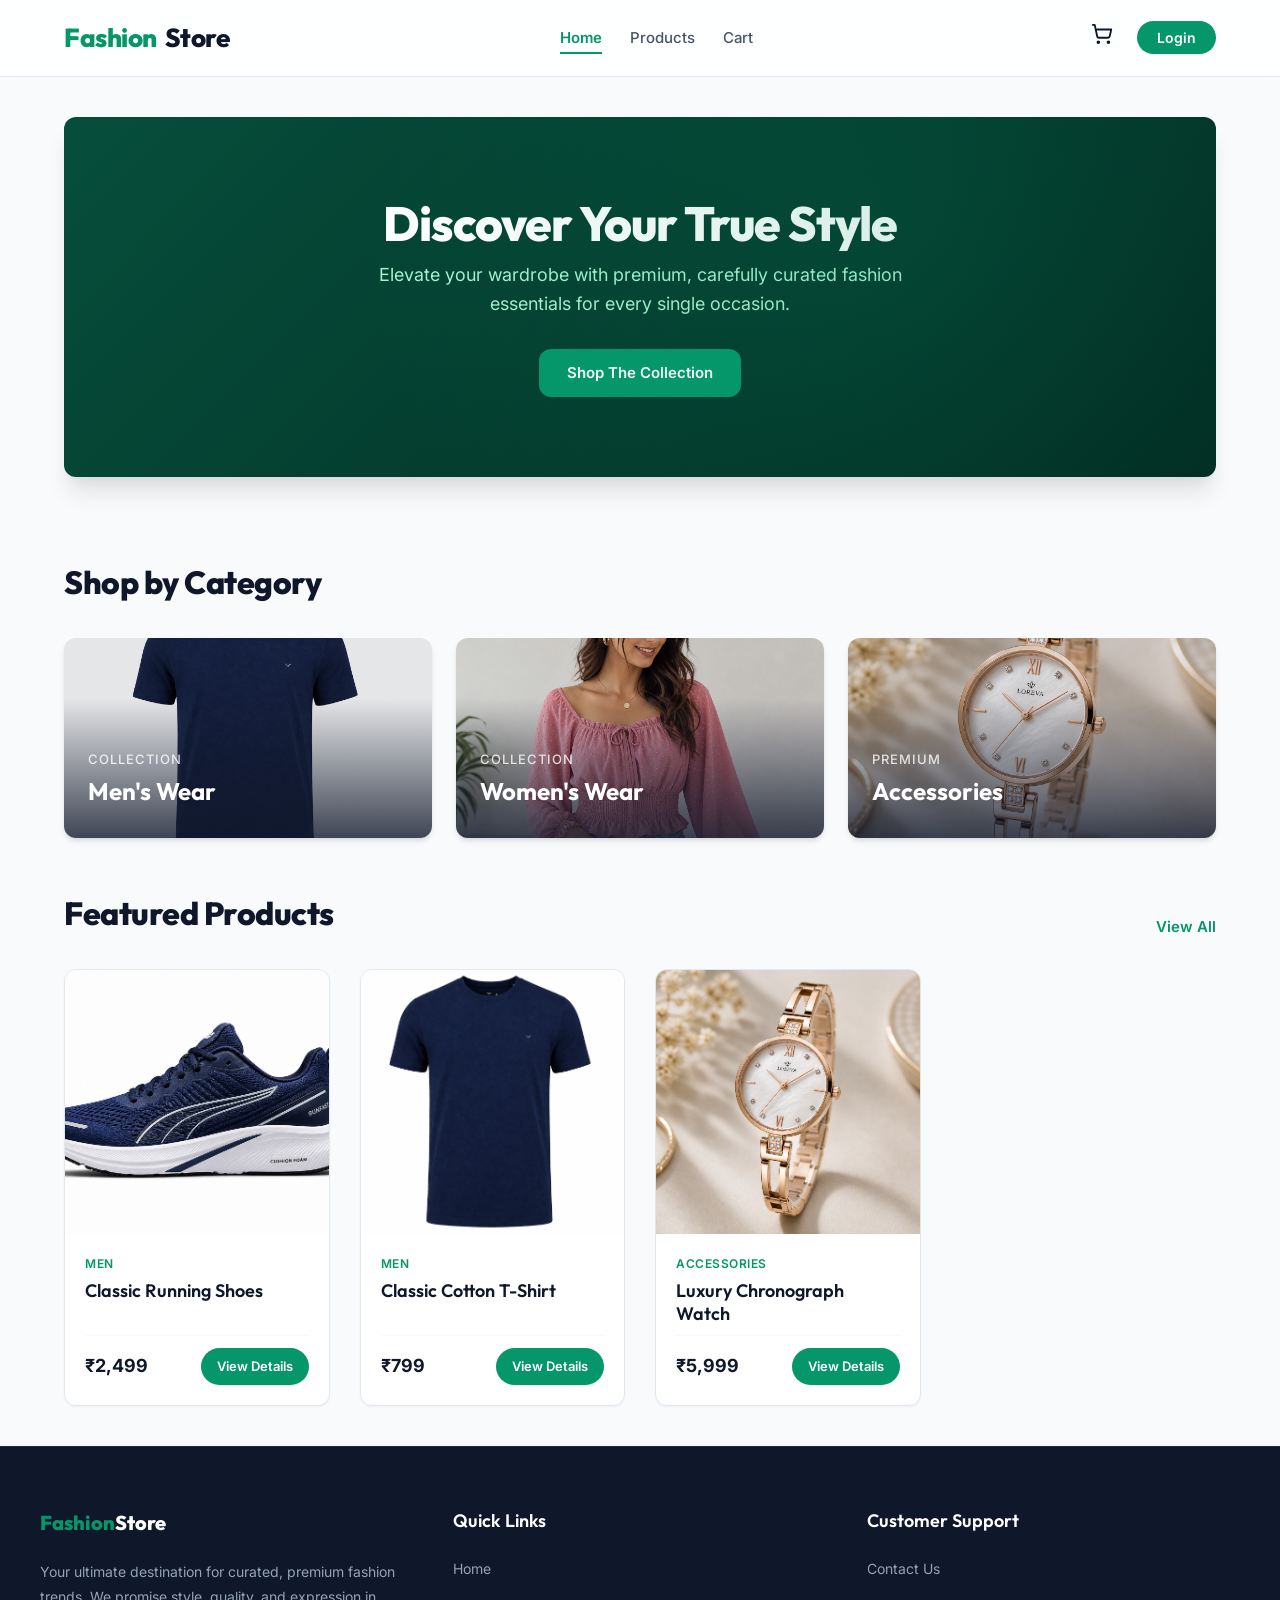
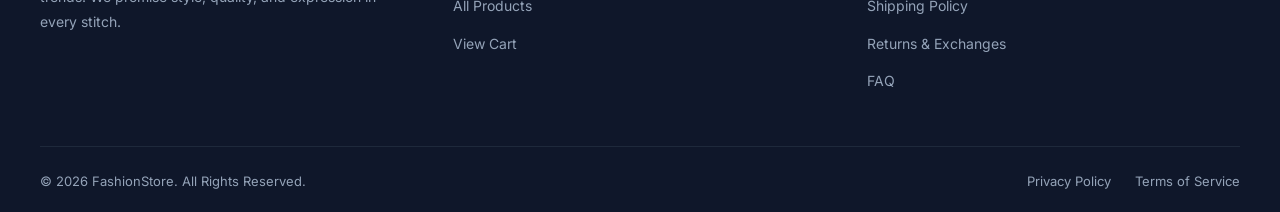
<file: docs/index.html>
<!DOCTYPE html>
<html lang="en">
<head>
    <meta charset="UTF-8">
    <meta name="viewport" content="width=device-width, initial-scale=1.0">
    <meta name="description" content="FashionStore - Discover premium clothes, shoes, and accessories. Experience high-end fashion design.">
    <title>FashionStore - Discover Your Style</title>
    <link rel="stylesheet" href="assets/css/style.css">
    <link rel="stylesheet" href="assets/css/products.css">
</head>
<body>

    <!-- GLOBAL NAVBAR -->
    <header id="global-header"></header>

    <!-- HERO SECTION -->
    <div class="container" style="padding-bottom: 0;">
        <section class="hero fade-in">
            <h1>Discover Your True Style</h1>
            <p>Elevate your wardrobe with premium, carefully curated fashion essentials for every single occasion.</p>
            <a href="products.html" class="btn">Shop The Collection</a>
        </section>
    </div>

    <!-- CATEGORIES STRIP -->
    <main class="container">
        <section class="section-title-row">
            <h2>Shop by Category</h2>
        </section>
        
        <div class="category-strip">
            <div class="category-card" onclick="window.location.href='products.html?category=1'">
                <img src="assets/images/tshirts.jpg.png" alt="Men's Fashion">
                <div class="category-content">
                    <span>Collection</span>
                    <h3>Men's Wear</h3>
                </div>
            </div>
            
            <div class="category-card" onclick="window.location.href='products.html?category=2'">
                <img src="assets/images/womendress.jpg.png" alt="Women's Fashion">
                <div class="category-content">
                    <span>Collection</span>
                    <h3>Women's Wear</h3>
                </div>
            </div>

            <div class="category-card" onclick="window.location.href='products.html?category=3'">
                <img src="assets/images/watch.jpg.png" alt="Accessories">
                <div class="category-content">
                    <span>Premium</span>
                    <h3>Accessories</h3>
                </div>
            </div>
        </div>

        <!-- FEATURED PRODUCTS -->
        <section class="section-title-row">
            <h2>Featured Products</h2>
            <a href="products.html">View All</a>
        </section>

        <div class="product-grid" id="featured-products-grid">
            <!-- Dynamically Loaded -->
        </div>
    </main>

    <!-- GLOBAL FOOTER -->
    <footer id="global-footer"></footer>

    <!-- SCRIPTS -->
    <script src="assets/js/db.js"></script>
    <script src="assets/js/app.js"></script>
    <script>
        // Load featured products dynamically
        document.addEventListener("DOMContentLoaded", () => {
            const grid = document.getElementById("featured-products-grid");
            if (!grid) return;

            const products = getProducts().slice(0, 3); // Get first 3 products
            
            if (products.length === 0) {
                grid.innerHTML = "<p>No products available.</p>";
                return;
            }

            grid.innerHTML = products.map(p => {
                const categories = getCategories();
                const categoryName = categories.find(c => c.id === p.categoryId)?.name || "Fashion";

                return `
                    <div class="card product-card fade-in">
                        <div class="product-img-wrapper">
                            <img src="${p.imageUrl}" alt="${p.productName}">
                        </div>
                        <div class="product-details-box">
                            <span class="product-category">${categoryName}</span>
                            <h3 class="product-title">${p.productName}</h3>
                            <div class="product-price-row">
                                <span class="product-price">₹${p.price.toLocaleString("en-IN")}</span>
                                <a href="product-details.html?id=${p.productId}" class="btn product-view-btn">View Details</a>
                            </div>
                        </div>
                    </div>
                `;
            }).join("");
        });
    </script>
</body>
</html>
</file>
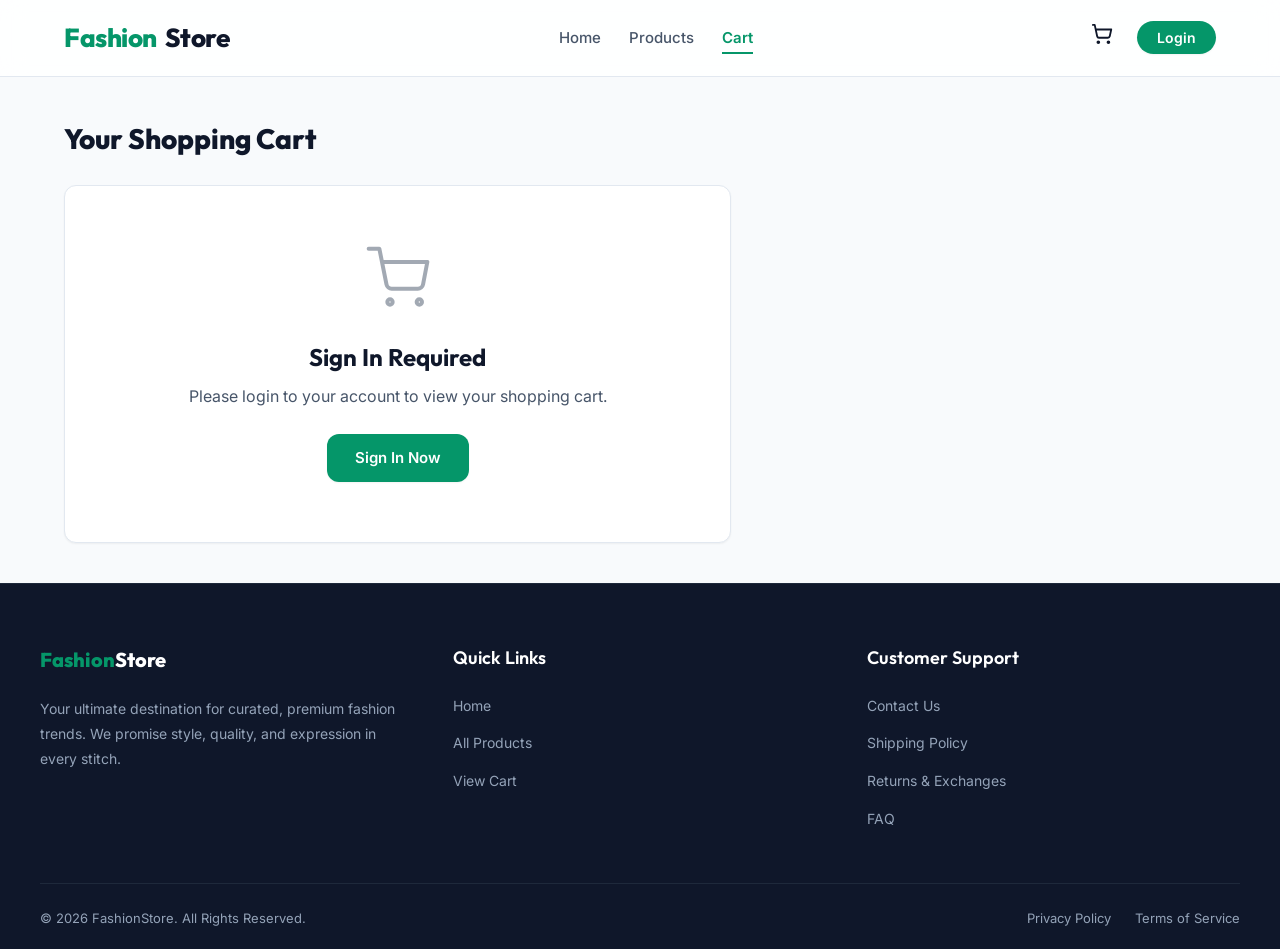
<file: docs/cart.html>
<!DOCTYPE html>
<html lang="en">
<head>
    <meta charset="UTF-8">
    <meta name="viewport" content="width=device-width, initial-scale=1.0">
    <title>Shopping Cart - FashionStore</title>
    <link rel="stylesheet" href="assets/css/style.css">
    <link rel="stylesheet" href="assets/css/cart.css">
</head>
<body>

    <!-- GLOBAL NAVBAR -->
    <header id="global-header"></header>

    <!-- SHOPPING CART CONTAINER -->
    <main class="container">
        <h1 class="cart-title">Your Shopping Cart</h1>
        
        <div class="cart-layout">
            <!-- Left Side: Items List -->
            <div class="cart-items-section" id="cart-items-list-container">
                <!-- Loaded dynamically -->
            </div>

            <!-- Right Side: Order Summary Panel -->
            <div class="cart-summary-section" id="cart-summary-container">
                <!-- Loaded dynamically -->
            </div>
        </div>
    </main>

    <!-- GLOBAL FOOTER -->
    <footer id="global-footer"></footer>

    <!-- SCRIPTS -->
    <script src="assets/js/db.js"></script>
    <script src="assets/js/app.js"></script>
    <script src="assets/js/cart.js"></script>
</body>
</html>
</file>
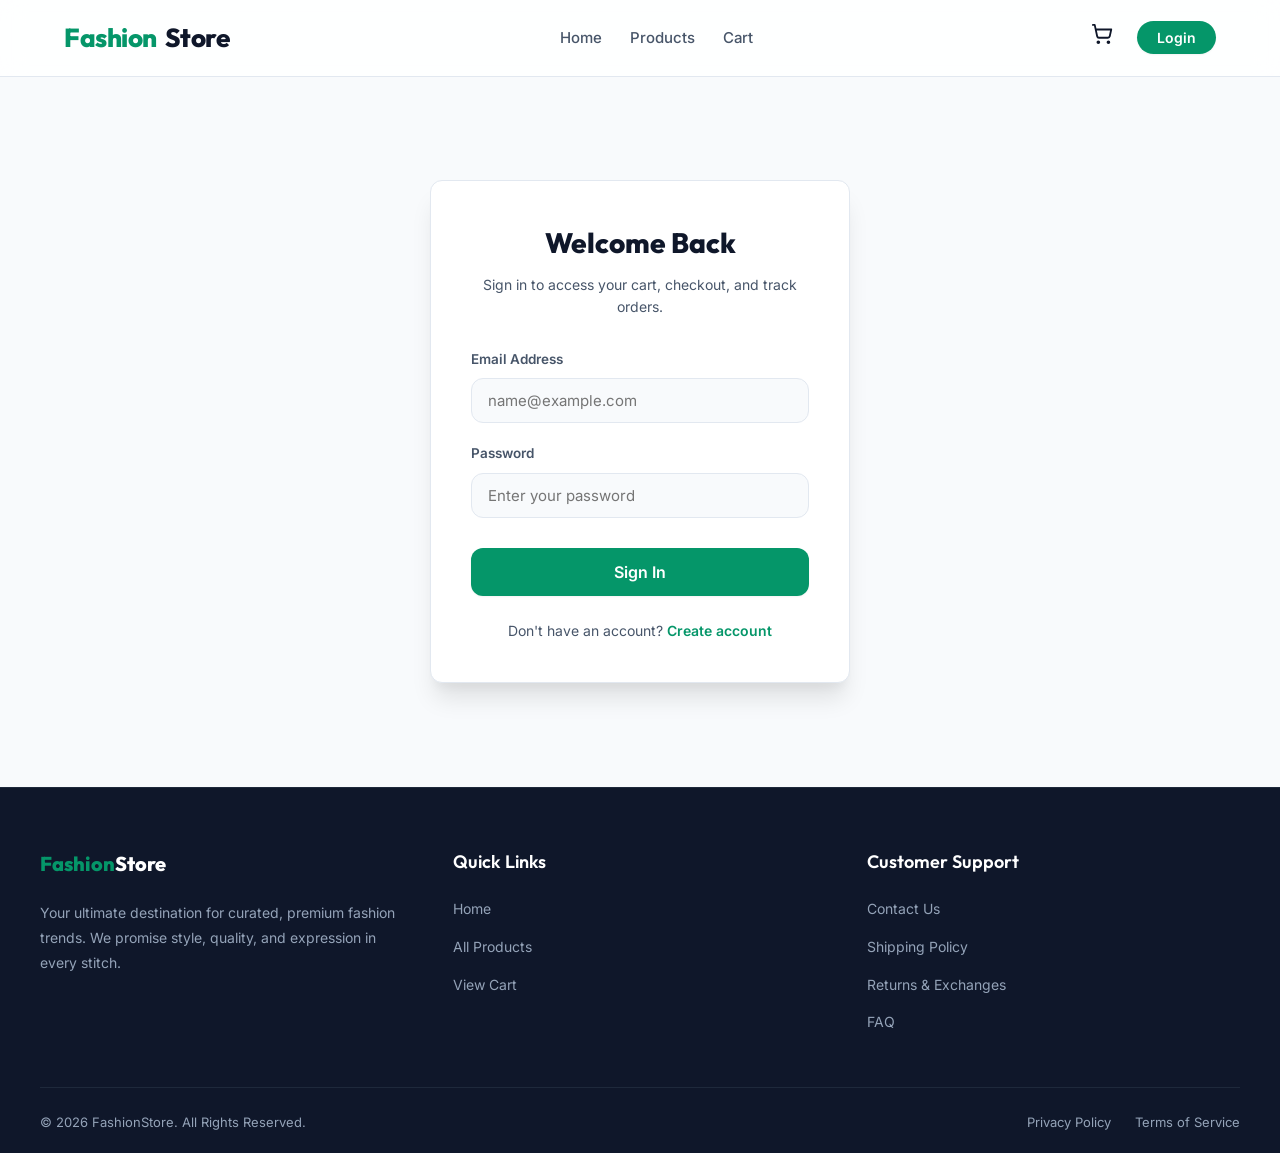
<file: docs/checkout.html>
<!DOCTYPE html>
<html lang="en">
<head>
    <meta charset="UTF-8">
    <meta name="viewport" content="width=device-width, initial-scale=1.0">
    <title>Checkout - FashionStore</title>
    <link rel="stylesheet" href="assets/css/style.css">
    <link rel="stylesheet" href="assets/css/checkout.css">
</head>
<body>

    <!-- GLOBAL NAVBAR -->
    <header id="global-header"></header>

    <!-- CHECKOUT MAIN GRID -->
    <main class="container">
        <div class="checkout-layout">
            
            <!-- Left Side: Order Items Summary -->
            <div class="checkout-left-column">
                <h2 class="checkout-section-title">Review Items</h2>
                <div class="checkout-box">
                    <div class="checkout-items-list" id="checkout-items-list">
                        <!-- Loaded dynamically -->
                    </div>
                </div>
            </div>

            <!-- Right Side: Address, Payment & Total -->
            <div class="checkout-right-column">
                <h2 class="checkout-section-title">Order Details</h2>
                
                <form class="checkout-form" id="checkout-form-submit">
                    <!-- Delivery Address -->
                    <div class="checkout-box">
                        <div class="form-group" style="margin-bottom: 0;">
                            <label for="deliveryAddress">Delivery Address</label>
                            <textarea id="deliveryAddress" required placeholder="Enter full delivery address here..."></textarea>
                        </div>
                    </div>

                    <!-- Payment Method -->
                    <div class="checkout-box">
                        <div class="form-group" style="margin-bottom: 0;">
                            <label for="paymentMethod">Payment Method</label>
                            <select id="paymentMethod" required>
                                <option value="COD">Cash On Delivery (COD)</option>
                                <option value="UPI">UPI / Digital Wallet</option>
                                <option value="CARD">Credit / Debit Card</option>
                            </select>
                        </div>
                    </div>

                    <!-- Cost Summary rows -->
                    <div class="checkout-box">
                        <h3 style="font-family: var(--font-heading); font-size:16px; margin-bottom:15px; text-transform:uppercase; letter-spacing:0.5px; color:var(--dark-muted)">Price Breakdown</h3>
                        <div id="checkout-summary-rows">
                            <!-- Loaded dynamically -->
                        </div>
                    </div>

                    <button type="submit" class="btn summary-btn">Place Order</button>
                </form>
            </div>
            
        </div>
    </main>

    <!-- GLOBAL FOOTER -->
    <footer id="global-footer"></footer>

    <!-- SCRIPTS -->
    <script src="assets/js/db.js"></script>
    <script src="assets/js/app.js"></script>
    <script src="assets/js/checkout.js"></script>
</body>
</html>
</file>
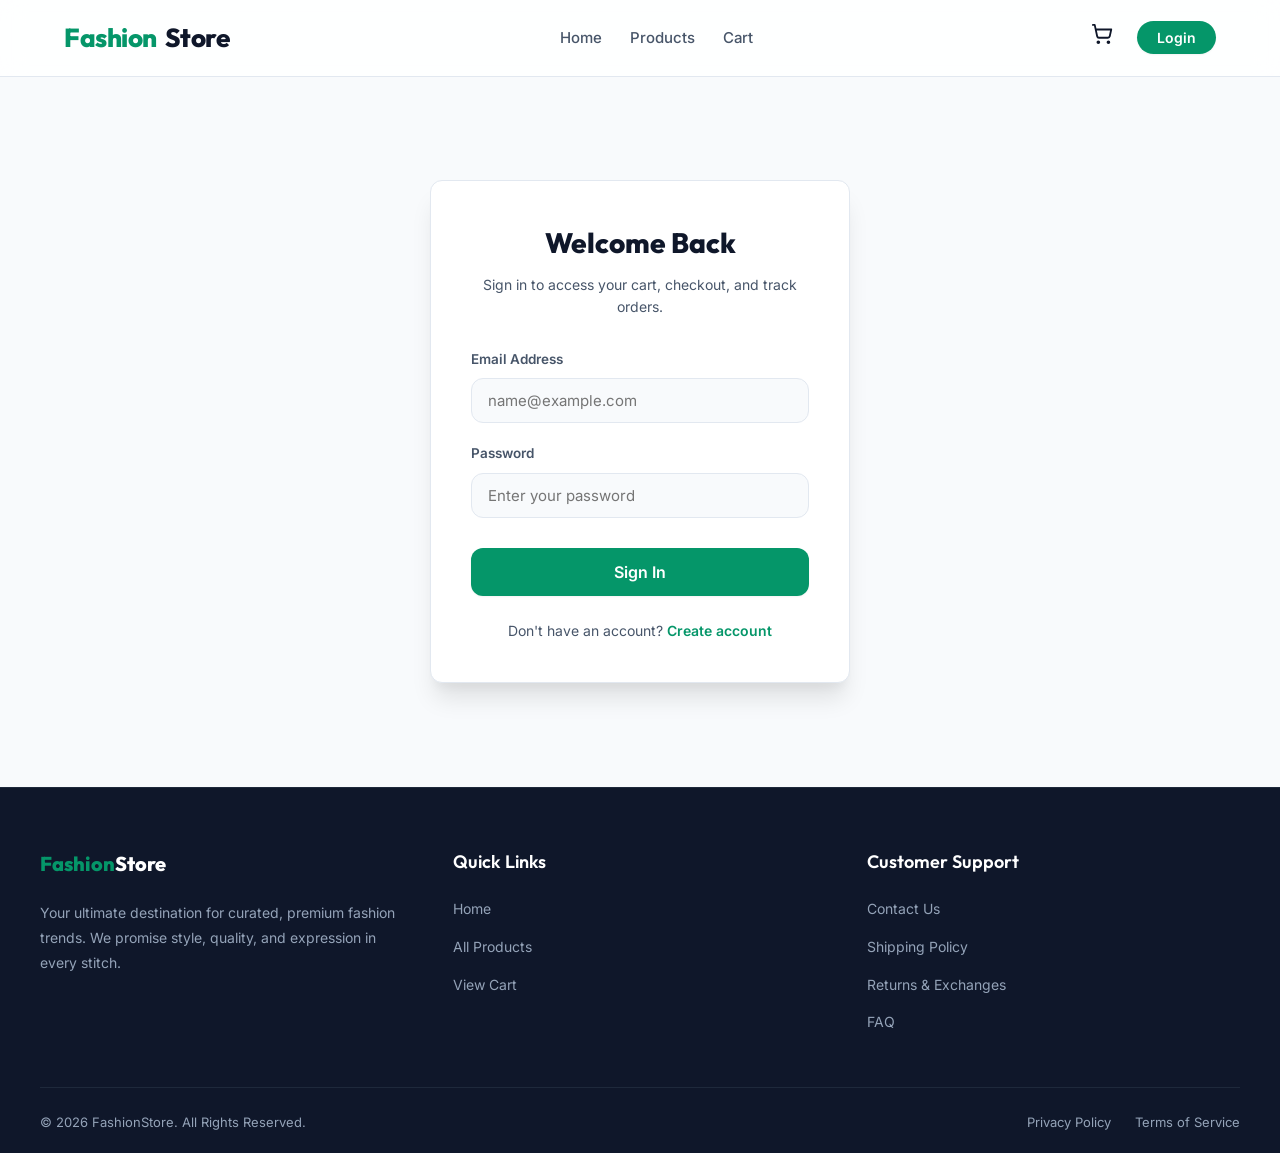
<file: docs/login.html>
<!DOCTYPE html>
<html lang="en">
<head>
    <meta charset="UTF-8">
    <meta name="viewport" content="width=device-width, initial-scale=1.0">
    <title>Login - FashionStore</title>
    <link rel="stylesheet" href="assets/css/style.css">
    <link rel="stylesheet" href="assets/css/auth.css">
</head>
<body>

    <!-- GLOBAL NAVBAR -->
    <header id="global-header"></header>

    <!-- AUTHENTICATION SECTION -->
    <main class="container">
        <section class="auth-section fade-in">
            <div class="auth-card">
                <h2>Welcome Back</h2>
                <p class="auth-subtitle">Sign in to access your cart, checkout, and track orders.</p>

                <!-- Error Container -->
                <div class="auth-error" id="auth-error"></div>

                <form id="login-form">
                    <div class="form-group">
                        <label for="email">Email Address</label>
                        <input type="email" id="email" required placeholder="name@example.com">
                    </div>

                    <div class="form-group">
                        <label for="password">Password</label>
                        <input type="password" id="password" required placeholder="Enter your password">
                    </div>

                    <button type="submit" class="btn auth-btn">Sign In</button>

                    <div class="auth-link">
                        <p>Don't have an account? <a href="register.html">Create account</a></p>
                    </div>
                </form>
            </div>
        </section>
    </main>

    <!-- GLOBAL FOOTER -->
    <footer id="global-footer"></footer>

    <!-- SCRIPTS -->
    <script src="assets/js/db.js"></script>
    <script src="assets/js/app.js"></script>
    <script src="assets/js/auth.js"></script>
</body>
</html>
</file>
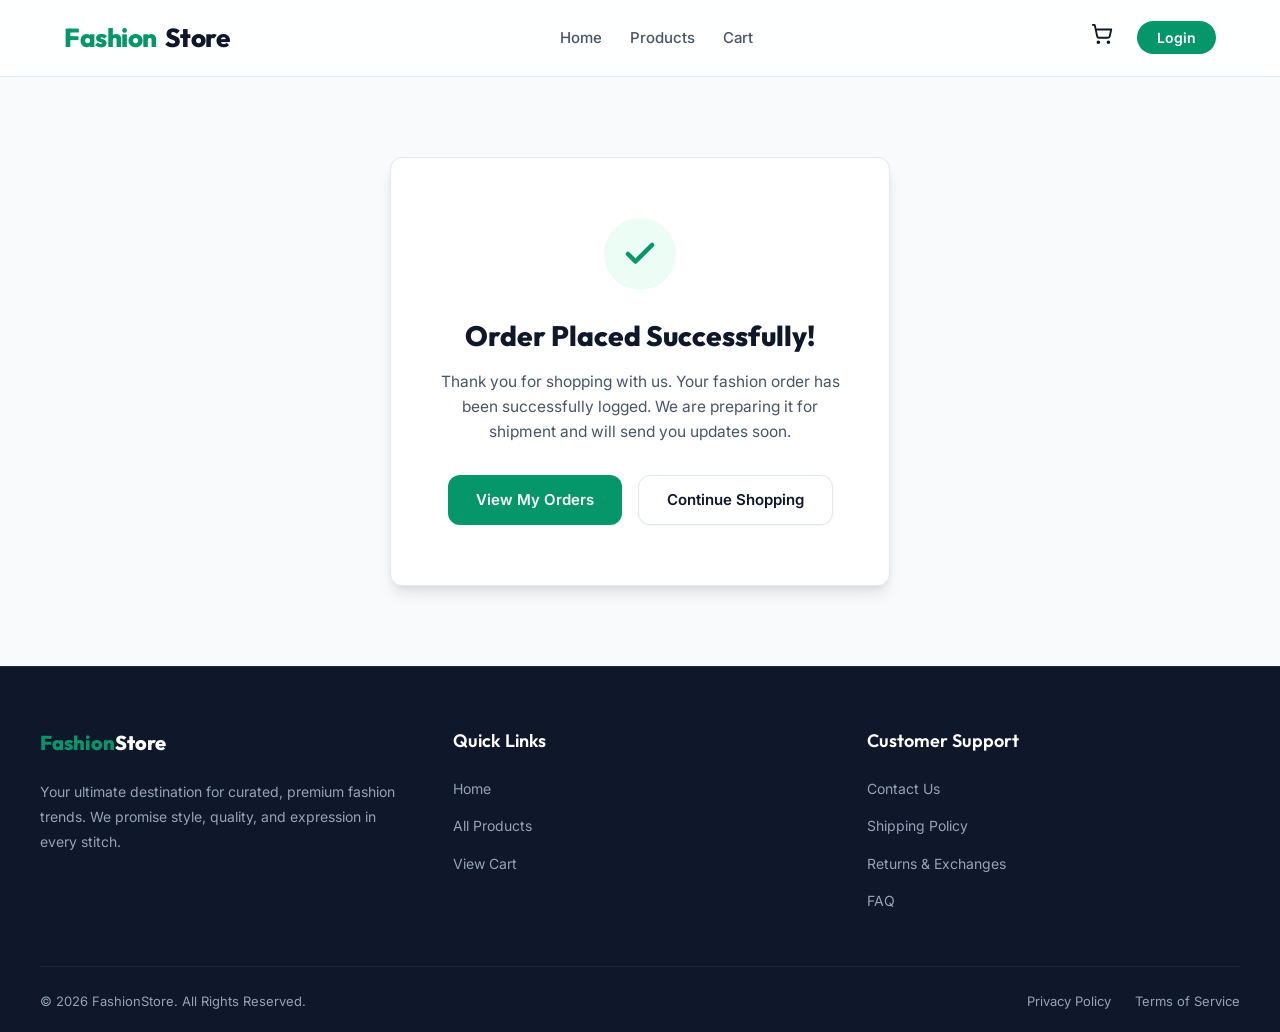
<file: docs/order-success.html>
<!DOCTYPE html>
<html lang="en">
<head>
    <meta charset="UTF-8">
    <meta name="viewport" content="width=device-width, initial-scale=1.0">
    <title>Order Confirmed - FashionStore</title>
    <link rel="stylesheet" href="assets/css/style.css">
    <link rel="stylesheet" href="assets/css/checkout.css">
</head>
<body>

    <!-- GLOBAL NAVBAR -->
    <header id="global-header"></header>

    <!-- SUCCESS SCREEN CONTAINER -->
    <main class="container">
        <div class="success-card">
            <div class="success-icon">
                <svg xmlns="http://www.w3.org/2000/svg" width="36" height="36" viewBox="0 0 24 24" fill="none" stroke="currentColor" stroke-width="3" stroke-linecap="round" stroke-linejoin="round"><polyline points="20 6 9 17 4 12"/></svg>
            </div>
            <h2>Order Placed Successfully!</h2>
            <p>Thank you for shopping with us. Your fashion order has been successfully logged. We are preparing it for shipment and will send you updates soon.</p>
            
            <div class="success-actions">
                <a href="orders.html" class="btn">View My Orders</a>
                <a href="products.html" class="btn btn-secondary">Continue Shopping</a>
            </div>
        </div>
    </main>

    <!-- GLOBAL FOOTER -->
    <footer id="global-footer"></footer>

    <!-- SCRIPTS -->
    <script src="assets/js/db.js"></script>
    <script src="assets/js/app.js"></script>
</body>
</html>
</file>
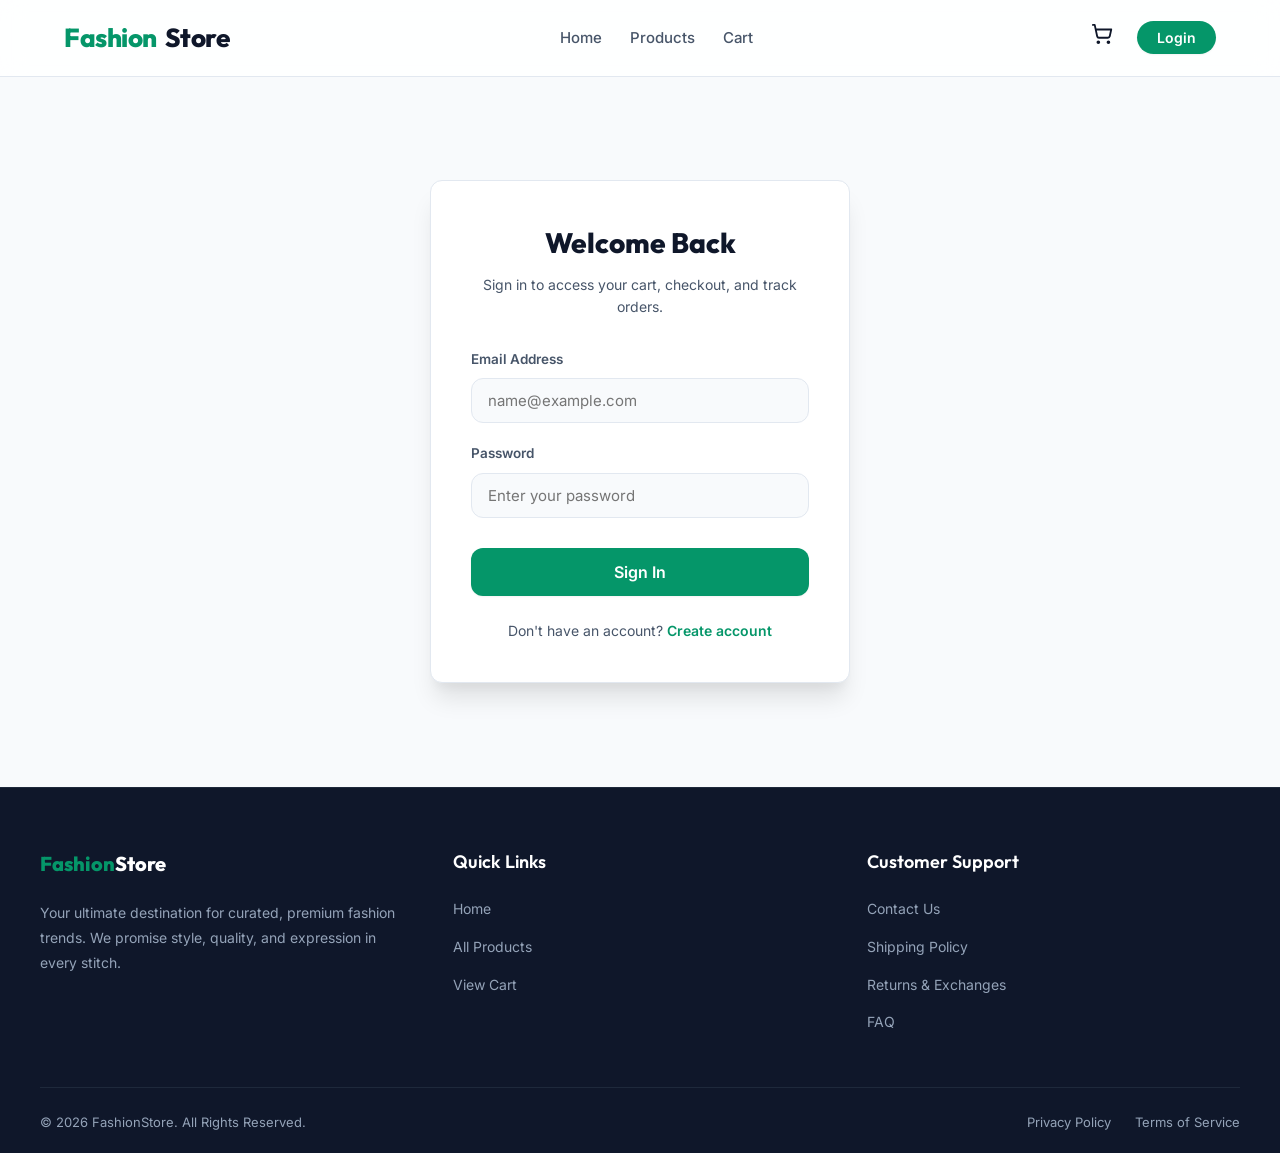
<file: docs/orders.html>
<!DOCTYPE html>
<html lang="en">
<head>
    <meta charset="UTF-8">
    <meta name="viewport" content="width=device-width, initial-scale=1.0">
    <title>My Orders - FashionStore</title>
    <link rel="stylesheet" href="assets/css/style.css">
    <link rel="stylesheet" href="assets/css/checkout.css">
</head>
<body>

    <!-- GLOBAL NAVBAR -->
    <header id="global-header"></header>

    <!-- ORDERS CONTAINER -->
    <main class="container">
        <h1 class="checkout-section-title" style="font-size: 28px; margin-bottom: 24px;">Your Orders History</h1>
        
        <div class="orders-list" id="orders-list-container">
            <!-- Loaded dynamically -->
        </div>
    </main>

    <!-- GLOBAL FOOTER -->
    <footer id="global-footer"></footer>

    <!-- SCRIPTS -->
    <script src="assets/js/db.js"></script>
    <script src="assets/js/app.js"></script>
    <script>
        document.addEventListener("DOMContentLoaded", () => {
            const listContainer = document.getElementById("orders-list-container");
            if (!listContainer) return;

            // Check auth
            const currentUser = checkAuth();
            if (!currentUser) return; // app.js checkAuth will redirect

            const allOrders = JSON.parse(localStorage.getItem("orders")) || [];
            
            // Filter orders for current logged-in user
            const userOrders = allOrders.filter(o => o.userId === currentUser.userId).reverse(); // newest first

            if (userOrders.length === 0) {
                listContainer.innerHTML = `
                    <div style="text-align: center; background-color: var(--white); padding: 60px 40px; border-radius: var(--radius); border: 1px solid var(--border); box-shadow: var(--shadow-sm);">
                        <svg xmlns="http://www.w3.org/2000/svg" width="64" height="64" viewBox="0 0 24 24" fill="none" stroke="currentColor" stroke-width="1.5" stroke-linecap="round" stroke-linejoin="round" style="color:var(--dark-muted); opacity:0.5; margin-bottom: 20px;"><path d="M14.5 2H6a2 2 0 0 0-2 2v16a2 2 0 0 0 2 2h12a2 2 0 0 0 2-2V7.5L14.5 2z"/><polyline points="14 2 14 8 20 8"/><line x1="16" y1="13" x2="8" y2="13"/><line x1="16" y1="17" x2="8" y2="17"/><polyline points="10 9 9 9 8 9"/></svg>
                        <h2 style="font-family: var(--font-heading); font-size:24px; font-weight:700; margin-bottom:8px;">No Orders Found</h2>
                        <p style="color:var(--dark-muted); margin-bottom:24px;">You haven't placed any orders yet. Explore our latest fashion drops!</p>
                        <a href="products.html" class="btn">Shop The Drops</a>
                    </div>
                `;
                return;
            }

            listContainer.innerHTML = userOrders.map(order => `
                <div class="order-card fade-in">
                    <!-- Order Card Header -->
                    <div class="order-header">
                        <div class="order-meta-group">
                            <div class="order-meta-item">
                                <span class="order-meta-label">Order Number</span>
                                <span class="order-meta-value">#${order.orderId}</span>
                            </div>
                            <div class="order-meta-item">
                                <span class="order-meta-label">Date Placed</span>
                                <span class="order-meta-value">${order.orderDate}</span>
                            </div>
                            <div class="order-meta-item">
                                <span class="order-meta-label">Total Amount</span>
                                <span class="order-meta-value" style="color: var(--primary); font-weight: 700;">₹${order.totalAmount.toLocaleString("en-IN")}</span>
                            </div>
                            <div class="order-meta-item">
                                <span class="order-meta-label">Payment Method</span>
                                <span class="order-meta-value">${order.paymentMethod}</span>
                            </div>
                        </div>

                        <span class="order-status-badge status-placed">${order.orderStatus}</span>
                    </div>

                    <!-- Order Card Body Details -->
                    <div class="order-details-body">
                        <div style="font-size:12.5px; color:var(--dark-muted); margin-bottom:15px; border-bottom:1px solid var(--border); padding-bottom:10px;">
                            <strong>Delivery Address:</strong> ${order.deliveryAddress}
                        </div>
                        
                        <div class="order-items-grid">
                            ${order.items.map(item => `
                                <div class="order-item-detail-row">
                                    <div class="order-item-title-desc">
                                        <span class="order-item-name">${item.productName}</span>
                                        <span class="order-item-meta-txt">Size: ${item.sizeLabel} | Qty: ${item.quantity} | Unit Price: ₹${item.unitPrice.toLocaleString("en-IN")}</span>
                                    </div>
                                    <div class="order-item-subtotal">
                                        ₹${item.subtotal.toLocaleString("en-IN")}
                                    </div>
                                </div>
                            `).join("")}
                        </div>
                    </div>
                </div>
            `).join("");
        });
    </script>
</body>
</html>
</file>
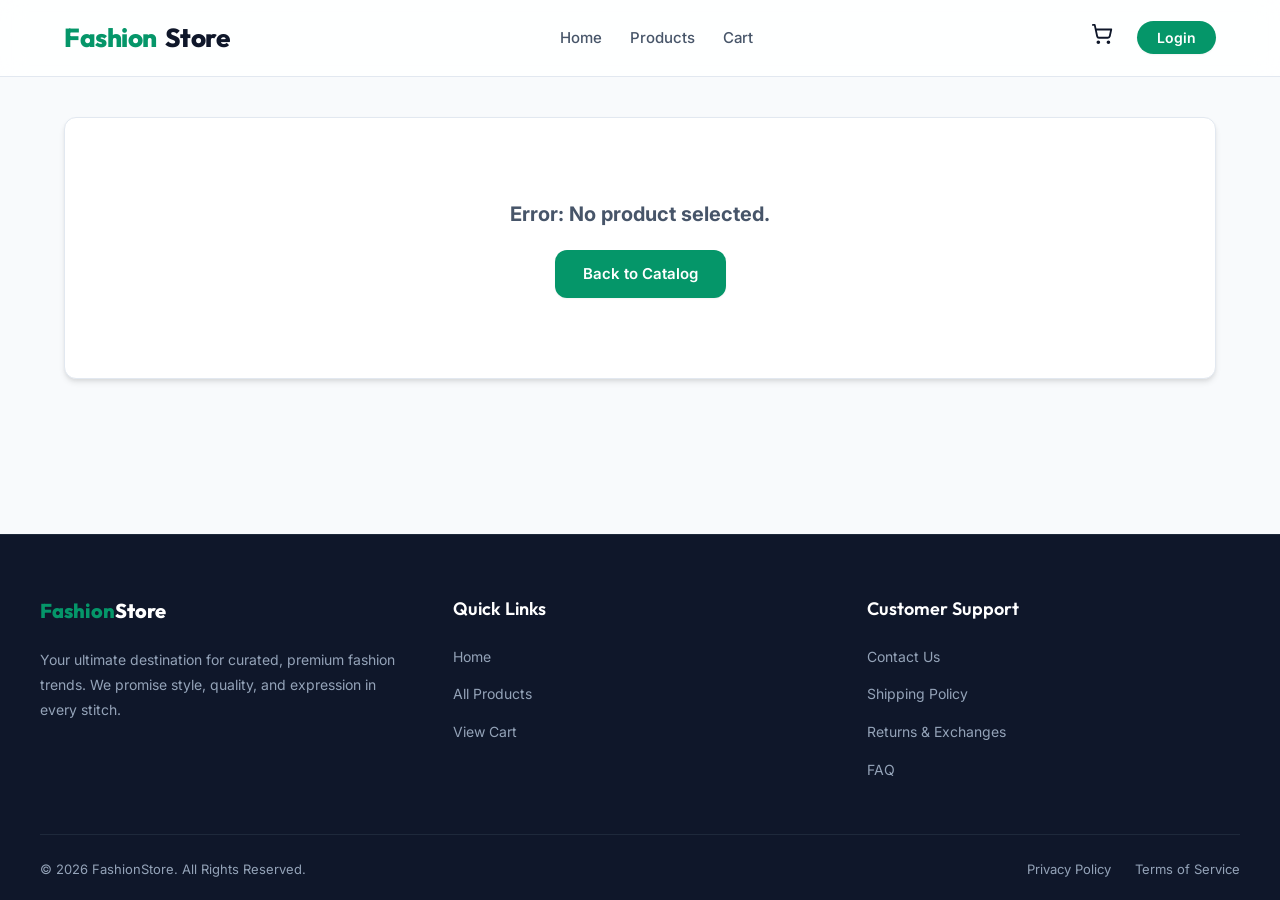
<file: docs/product-details.html>
<!DOCTYPE html>
<html lang="en">
<head>
    <meta charset="UTF-8">
    <meta name="viewport" content="width=device-width, initial-scale=1.0">
    <title>Product Details - FashionStore</title>
    <link rel="stylesheet" href="assets/css/style.css">
    <link rel="stylesheet" href="assets/css/product-details.css">
</head>
<body>

    <!-- GLOBAL NAVBAR -->
    <header id="global-header"></header>

    <!-- PRODUCT DETAILS MAIN GRID -->
    <main class="container">
        <div class="details-grid" id="details-root">
            <!-- Loaded dynamically -->
        </div>
    </main>

    <!-- GLOBAL FOOTER -->
    <footer id="global-footer"></footer>

    <!-- SCRIPTS -->
    <script src="assets/js/db.js"></script>
    <script src="assets/js/app.js"></script>
    <script>
        document.addEventListener("DOMContentLoaded", () => {
            const root = document.getElementById("details-root");
            if (!root) return;

            // Get product id from URL query (?id=X)
            const urlParams = new URLSearchParams(window.location.search);
            const productId = urlParams.get("id");
            
            if (!productId) {
                renderError("No product selected.");
                return;
            }

            const product = getProductById(productId);
            if (!product) {
                renderError("Product not found.");
                return;
            }

            // Get category name
            const categories = getCategories();
            const categoryName = categories.find(c => c.id === product.categoryId)?.name || "Fashion";

            // Render Product Details UI
            root.innerHTML = `
                <!-- Image Side -->
                <div class="image-section">
                    <img src="${product.imageUrl}" alt="${product.productName}">
                </div>

                <!-- Info Side -->
                <div class="info-section">
                    <span class="details-category">${categoryName}</span>
                    <h1>${product.productName}</h1>
                    <div class="details-price">₹${product.price.toLocaleString("en-IN")}</div>
                    
                    <p class="details-description">${product.description}</p>

                    <!-- Add To Cart Options -->
                    <form class="options-form" id="add-to-cart-form">
                        <div>
                            <h4 class="size-selector-title">Select Size:</h4>
                            <div class="size-grid">
                                ${product.sizes.map((s, index) => `
                                    <label class="size-pill">
                                        <input type="radio" name="sizeLabel" value="${s.sizeLabel}" required ${index === 0 ? 'checked' : ''}>
                                        <span class="size-pill-label">${s.sizeLabel}</span>
                                    </label>
                                `).join("")}
                            </div>
                        </div>

                        <div class="action-area">
                            <!-- Quantity Controls -->
                            <div class="qty-selector">
                                <button type="button" class="qty-btn" id="qty-minus">-</button>
                                <input type="number" id="qty-input" class="qty-input" value="1" min="1" max="10" readonly>
                                <button type="button" class="qty-btn" id="qty-plus">+</button>
                            </div>

                            <button type="submit" class="btn btn-add-cart">
                                <svg xmlns="http://www.w3.org/2000/svg" width="18" height="18" viewBox="0 0 24 24" fill="none" stroke="currentColor" stroke-width="2" stroke-linecap="round" stroke-linejoin="round" style="margin-right: 6px;"><circle cx="8" cy="21" r="1"/><circle cx="19" cy="21" r="1"/><path d="M2.05 2.05h2l2.66 12.42a2 2 0 0 0 2 1.58h9.78a2 2 0 0 0 1.95-1.57l1.65-7.43H5.12"/></svg>
                                Add to Cart
                            </button>
                        </div>
                    </form>
                </div>
            `;

            // Quantity Increment/Decrement Listeners
            const btnMinus = document.getElementById("qty-minus");
            const btnPlus = document.getElementById("qty-plus");
            const qtyInput = document.getElementById("qty-input");

            btnMinus.addEventListener("click", () => {
                let val = parseInt(qtyInput.value);
                if (val > 1) {
                    qtyInput.value = val - 1;
                }
            });

            btnPlus.addEventListener("click", () => {
                let val = parseInt(qtyInput.value);
                if (val < 10) {
                    qtyInput.value = val + 1;
                }
            });

            // Form Submit Listener (Cart Action)
            const cartForm = document.getElementById("add-to-cart-form");
            cartForm.addEventListener("submit", (e) => {
                e.preventDefault();

                // 1. Force Login Check
                const currentUser = checkAuth();
                if (!currentUser) return; // checkAuth will automatically redirect to login

                const selectedSize = document.querySelector('input[name="sizeLabel"]:checked').value;
                const quantity = parseInt(qtyInput.value);

                // Add to user cart
                addToCart(currentUser.userId, product, selectedSize, quantity);
            });
        });

        // Add item to local storage cart
        function addToCart(userId, product, size, qty) {
            const cartKey = `cart_${userId}`;
            let cartItems = JSON.parse(localStorage.getItem(cartKey)) || [];

            // Check if item already exists with exact product_id AND size
            const existingItem = cartItems.find(item => 
                item.productId === product.productId && 
                item.sizeLabel === size
            );

            if (existingItem) {
                existingItem.quantity += qty;
            } else {
                // Generate a mock unique cart item ID
                const cartItemId = cartItems.length > 0 ? cartItems[cartItems.length - 1].cartItemId + 1 : 1;
                cartItems.push({
                    cartItemId,
                    cartId: userId, // matching user id
                    productId: product.productId,
                    sizeLabel: size,
                    quantity: qty,
                    unitPrice: product.price
                });
            }

            localStorage.setItem(cartKey, JSON.stringify(cartItems));
            updateCartCount();

            // Provide visual feedback (Toast or alert)
            alert(`${product.productName} (Size: ${size}, Qty: ${qty}) added to your cart successfully!`);
        }

        function renderError(message) {
            document.getElementById("details-root").innerHTML = `
                <div style="grid-column: 1/-1; text-align: center; padding: 40px; color: var(--dark-muted);">
                    <p style="font-size: 20px; font-weight: 700;">Error: ${message}</p>
                    <a href="products.html" class="btn" style="margin-top: 20px;">Back to Catalog</a>
                </div>
            `;
        }
    </script>
</body>
</html>
</file>
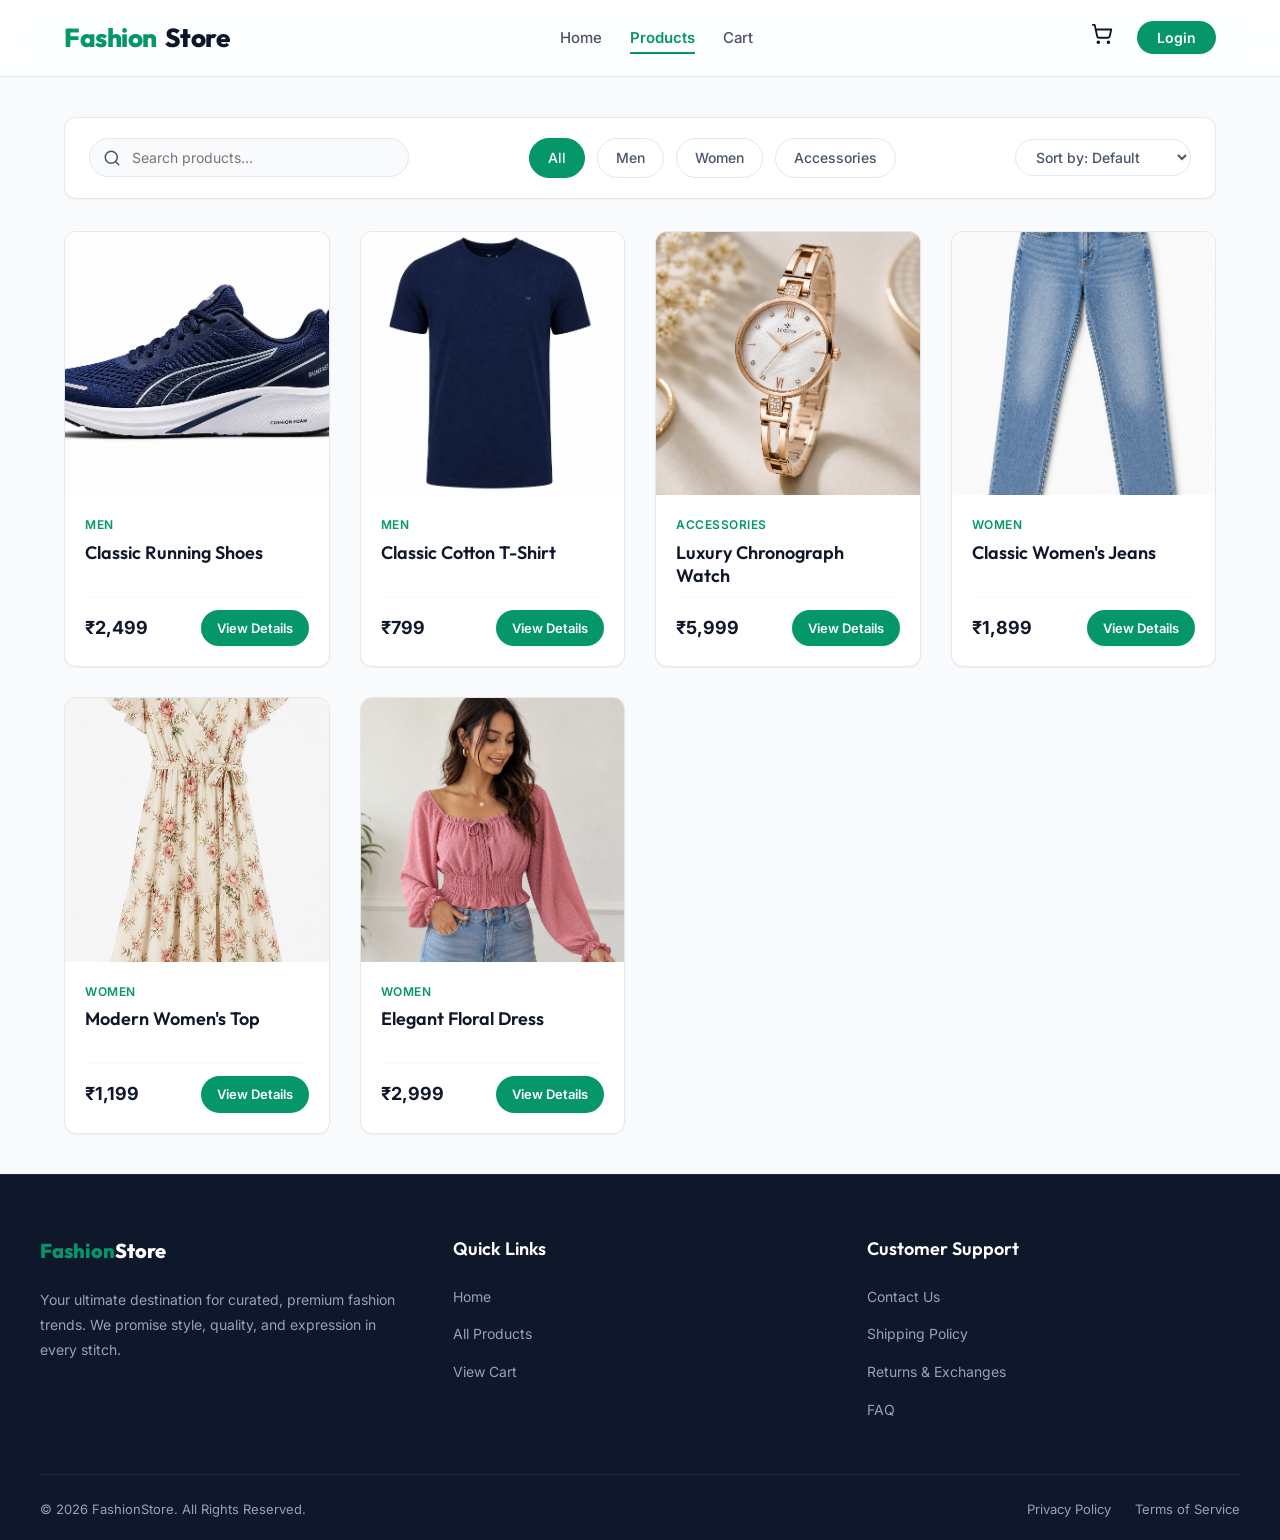
<file: docs/products.html>
<!DOCTYPE html>
<html lang="en">
<head>
    <meta charset="UTF-8">
    <meta name="viewport" content="width=device-width, initial-scale=1.0">
    <title>All Products - FashionStore</title>
    <link rel="stylesheet" href="assets/css/style.css">
    <link rel="stylesheet" href="assets/css/products.css">
</head>
<body>

    <!-- GLOBAL NAVBAR -->
    <header id="global-header"></header>

    <!-- MAIN CATALOG CONTAINER -->
    <main class="container">
        <div class="catalog-layout">
            
            <!-- Filters Toolbar -->
            <div class="filter-bar fade-in">
                <!-- Search Input -->
                <div class="search-input-group">
                    <svg xmlns="http://www.w3.org/2000/svg" width="18" height="18" viewBox="0 0 24 24" fill="none" stroke="currentColor" stroke-width="2" stroke-linecap="round" stroke-linejoin="round"><circle cx="11" cy="11" r="8"/><line x1="21" x2="16.65" y1="21" y2="16.65"/></svg>
                    <input type="text" id="search-box" placeholder="Search products...">
                </div>

                <!-- Category Chips -->
                <div class="filter-options" id="category-chips">
                    <span class="filter-chip active" data-id="all">All</span>
                    <!-- Loaded dynamically -->
                </div>

                <!-- Sort Order -->
                <div class="sort-select">
                    <select id="sort-box">
                        <option value="default">Sort by: Default</option>
                        <option value="price-low">Price: Low to High</option>
                        <option value="price-high">Price: High to Low</option>
                    </select>
                </div>
            </div>

            <!-- Products Results Grid -->
            <div class="product-grid" id="catalog-products-grid">
                <!-- Loaded dynamically -->
            </div>
        </div>
    </main>

    <!-- GLOBAL FOOTER -->
    <footer id="global-footer"></footer>

    <!-- SCRIPTS -->
    <script src="assets/js/db.js"></script>
    <script src="assets/js/app.js"></script>
    <script>
        document.addEventListener("DOMContentLoaded", () => {
            const searchBox = document.getElementById("search-box");
            const sortBox = document.getElementById("sort-box");
            const categoryChipsContainer = document.getElementById("category-chips");
            const grid = document.getElementById("catalog-products-grid");

            let activeCategory = "all";
            let searchQuery = "";
            let sortBy = "default";

            // Get initial category filter from URL query param (?category=X)
            const urlParams = new URLSearchParams(window.location.search);
            const categoryParam = urlParams.get("category");
            if (categoryParam) {
                activeCategory = categoryParam;
            }

            // Render Category Chips
            const categories = getCategories();
            categoryChipsContainer.innerHTML = `
                <span class="filter-chip ${activeCategory === "all" ? "active" : ""}" data-id="all">All</span>
                ${categories.map(c => `
                    <span class="filter-chip ${activeCategory == c.id ? "active" : ""}" data-id="${c.id}">${c.name}</span>
                `).join("")}
            `;

            // Event Listeners for Filtering
            categoryChipsContainer.addEventListener("click", (e) => {
                if (e.target.classList.contains("filter-chip")) {
                    document.querySelectorAll(".filter-chip").forEach(chip => chip.classList.remove("active"));
                    e.target.classList.add("active");
                    activeCategory = e.target.dataset.id;
                    
                    // Update URL query parameters silently
                    const newUrl = new URL(window.location.href);
                    if (activeCategory === "all") {
                        newUrl.searchParams.delete("category");
                    } else {
                        newUrl.searchParams.set("category", activeCategory);
                    }
                    window.history.replaceState({}, "", newUrl);

                    filterAndRender();
                }
            });

            searchBox.addEventListener("input", (e) => {
                searchQuery = e.target.value.toLowerCase().trim();
                filterAndRender();
            });

            sortBox.addEventListener("change", (e) => {
                sortBy = e.target.value;
                filterAndRender();
            });

            // Filtering & Sorting Execution
            function filterAndRender() {
                let filtered = getProducts();

                // 1. Filter by category
                if (activeCategory !== "all") {
                    filtered = filtered.filter(p => p.categoryId === parseInt(activeCategory));
                }

                // 2. Filter by search
                if (searchQuery) {
                    filtered = filtered.filter(p => 
                        p.productName.toLowerCase().includes(searchQuery) || 
                        p.description.toLowerCase().includes(searchQuery)
                    );
                }

                // 3. Sort
                if (sortBy === "price-low") {
                    filtered.sort((a, b) => a.price - b.price);
                } else if (sortBy === "price-high") {
                    filtered.sort((a, b) => b.price - a.price);
                }

                renderProducts(filtered);
            }

            function renderProducts(list) {
                if (list.length === 0) {
                    grid.innerHTML = `
                        <div style="grid-column: 1/-1; text-align: center; padding: 40px; color: var(--dark-muted);">
                            <p style="font-size: 18px; font-weight: 600;">No products matched your search filters.</p>
                            <p style="margin-top: 8px;">Try adjusting your keywords or category choice.</p>
                        </div>
                    `;
                    return;
                }

                grid.innerHTML = list.map(p => {
                    const catName = categories.find(c => c.id === p.categoryId)?.name || "Fashion";
                    return `
                        <div class="card product-card fade-in">
                            <div class="product-img-wrapper">
                                <img src="${p.imageUrl}" alt="${p.productName}">
                            </div>
                            <div class="product-details-box">
                                <span class="product-category">${catName}</span>
                                <h3 class="product-title">${p.productName}</h3>
                                <div class="product-price-row">
                                    <span class="product-price">₹${p.price.toLocaleString("en-IN")}</span>
                                    <a href="product-details.html?id=${p.productId}" class="btn product-view-btn">View Details</a>
                                </div>
                            </div>
                        </div>
                    `;
                }).join("");
            }

            // Run initial load
            filterAndRender();
        });
    </script>
</body>
</html>
</file>
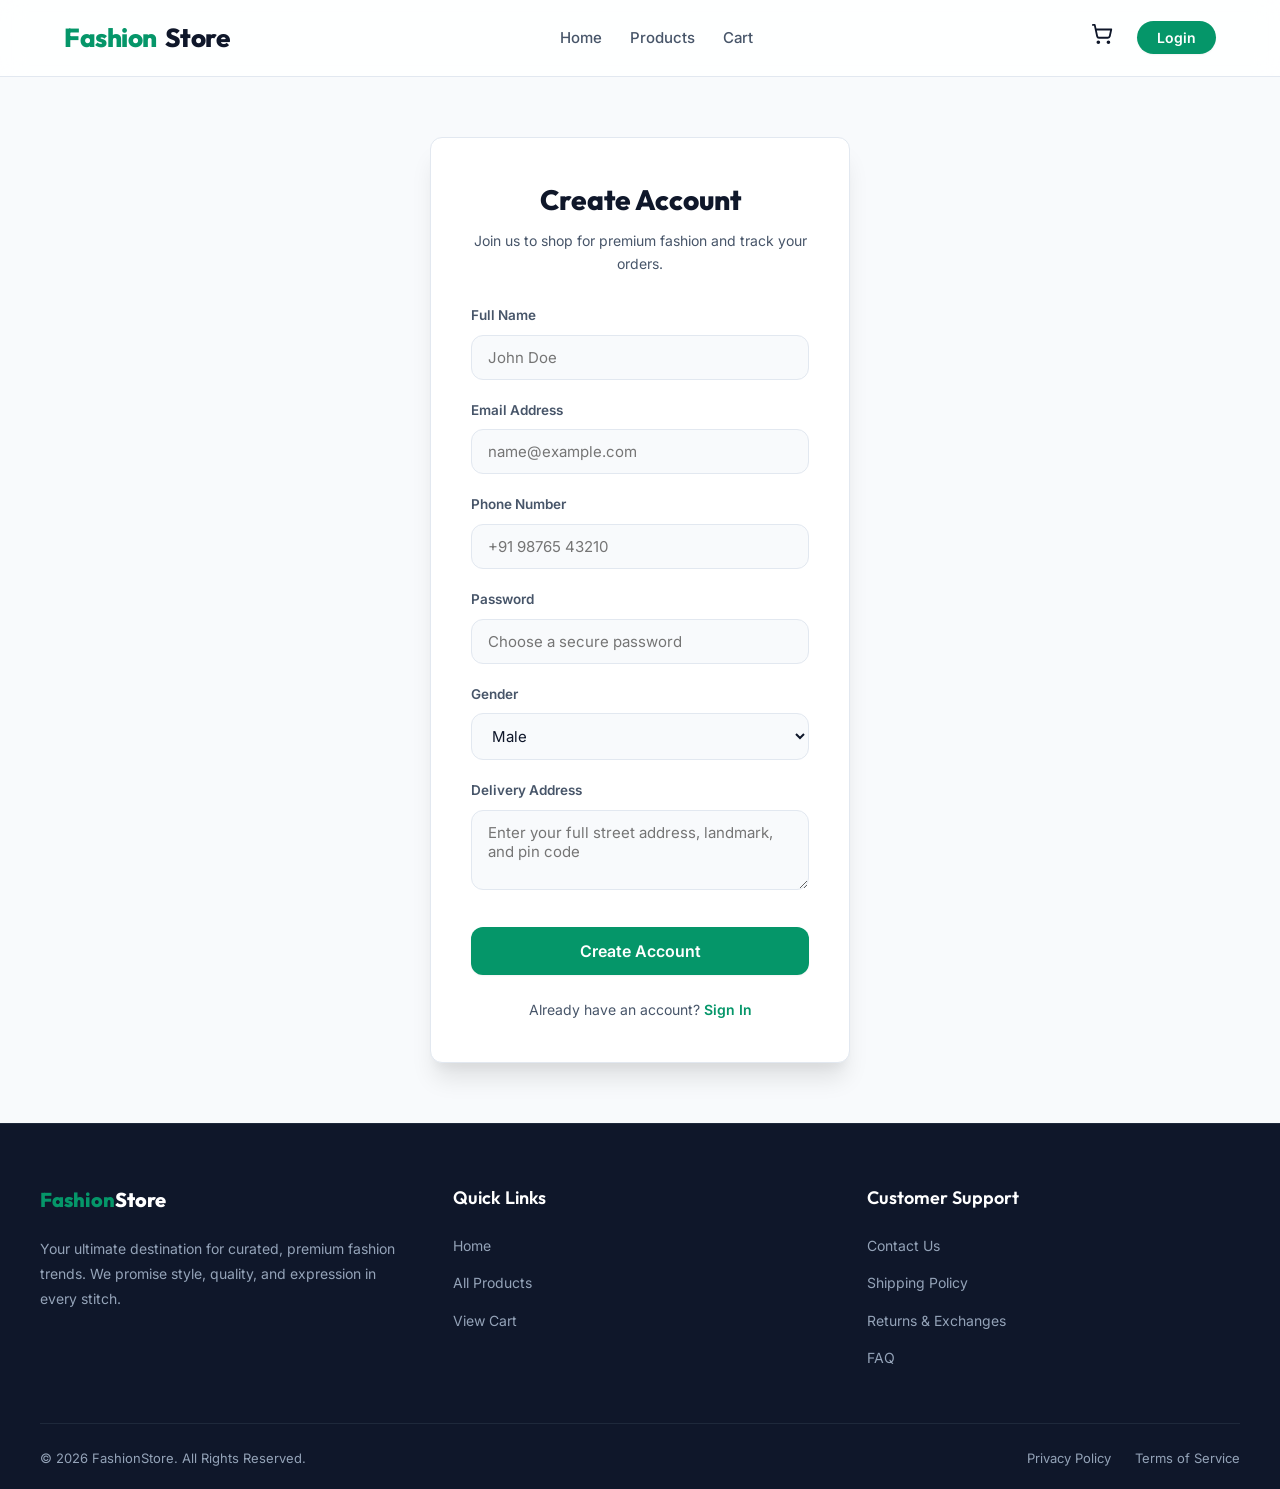
<file: docs/register.html>
<!DOCTYPE html>
<html lang="en">
<head>
    <meta charset="UTF-8">
    <meta name="viewport" content="width=device-width, initial-scale=1.0">
    <title>Register - FashionStore</title>
    <link rel="stylesheet" href="assets/css/style.css">
    <link rel="stylesheet" href="assets/css/auth.css">
</head>
<body>

    <!-- GLOBAL NAVBAR -->
    <header id="global-header"></header>

    <!-- AUTHENTICATION SECTION -->
    <main class="container">
        <section class="auth-section fade-in">
            <div class="auth-card">
                <h2>Create Account</h2>
                <p class="auth-subtitle">Join us to shop for premium fashion and track your orders.</p>

                <!-- Error Container -->
                <div class="auth-error" id="auth-error"></div>

                <form id="register-form">
                    <div class="form-group">
                        <label for="fullName">Full Name</label>
                        <input type="text" id="fullName" required placeholder="John Doe">
                    </div>

                    <div class="form-group">
                        <label for="email">Email Address</label>
                        <input type="email" id="email" required placeholder="name@example.com">
                    </div>

                    <div class="form-group">
                        <label for="phone">Phone Number</label>
                        <input type="tel" id="phone" required placeholder="+91 98765 43210">
                    </div>

                    <div class="form-group">
                        <label for="password">Password</label>
                        <input type="password" id="password" required minlength="6" placeholder="Choose a secure password">
                    </div>

                    <div class="form-group">
                        <label for="gender">Gender</label>
                        <select id="gender">
                            <option value="Male">Male</option>
                            <option value="Female">Female</option>
                            <option value="Other">Other</option>
                        </select>
                    </div>

                    <div class="form-group">
                        <label for="address">Delivery Address</label>
                        <textarea id="address" required placeholder="Enter your full street address, landmark, and pin code"></textarea>
                    </div>

                    <button type="submit" class="btn auth-btn">Create Account</button>

                    <div class="auth-link">
                        <p>Already have an account? <a href="login.html">Sign In</a></p>
                    </div>
                </form>
            </div>
        </section>
    </main>

    <!-- GLOBAL FOOTER -->
    <footer id="global-footer"></footer>

    <!-- SCRIPTS -->
    <script src="assets/js/db.js"></script>
    <script src="assets/js/app.js"></script>
    <script src="assets/js/auth.js"></script>
</body>
</html>
</file>
<file: docs/assets/css/style.css>
@import url('https://fonts.googleapis.com/css2?family=Inter:wght@300;400;500;600;700&family=Outfit:wght@400;500;600;700;800&display=swap');

:root {
    --primary: #059669;
    --primary-hover: #047857;
    --primary-light: #ecfdf5;
    --dark: #0f172a;
    --dark-muted: #475569;
    --light: #f8fafc;
    --white: #ffffff;
    --border: #e2e8f0;
    --error: #ef4444;
    --success: #10b981;
    --shadow-sm: 0 1px 2px 0 rgba(0, 0, 0, 0.05);
    --shadow: 0 4px 6px -1px rgba(0, 0, 0, 0.1), 0 2px 4px -1px rgba(0, 0, 0, 0.06);
    --shadow-lg: 0 10px 15px -3px rgba(0, 0, 0, 0.1), 0 4px 6px -2px rgba(0, 0, 0, 0.05);
    --shadow-xl: 0 20px 25px -5px rgba(0, 0, 0, 0.1), 0 10px 10px -5px rgba(0, 0, 0, 0.04);
    --font-heading: 'Outfit', sans-serif;
    --font-body: 'Inter', sans-serif;
    --transition: all 0.3s cubic-bezier(0.4, 0, 0.2, 1);
    --radius: 12px;
}

* {
    margin: 0;
    padding: 0;
    box-sizing: border-box;
}

body {
    font-family: var(--font-body);
    background-color: var(--light);
    color: var(--dark);
    line-height: 1.6;
    display: flex;
    flex-direction: column;
    min-height: 100vh;
}

a {
    color: inherit;
    text-decoration: none;
    transition: var(--transition);
}

img {
    max-width: 100%;
    height: auto;
    display: block;
}

button, input, select, textarea {
    font-family: inherit;
}

/* NAVBAR */
header {
    background-color: rgba(255, 255, 255, 0.85);
    backdrop-filter: blur(12px);
    -webkit-backdrop-filter: blur(12px);
    position: sticky;
    top: 0;
    z-index: 100;
    border-bottom: 1px solid var(--border);
    transition: var(--transition);
}

.navbar {
    max-width: 1200px;
    margin: 0 auto;
    padding: 15px 24px;
    display: flex;
    justify-content: space-between;
    align-items: center;
}

.logo {
    font-family: var(--font-heading);
    font-size: 26px;
    font-weight: 800;
    color: var(--primary);
    letter-spacing: -0.5px;
    display: flex;
    align-items: center;
    gap: 8px;
}

.logo span {
    color: var(--dark);
}

.nav-links {
    display: flex;
    align-items: center;
    gap: 28px;
}

.nav-links a {
    font-weight: 500;
    font-size: 15px;
    color: var(--dark-muted);
    position: relative;
    padding: 4px 0;
}

.nav-links a:hover {
    color: var(--primary);
}

.nav-links a::after {
    content: '';
    position: absolute;
    bottom: 0;
    left: 0;
    width: 0;
    height: 2px;
    background-color: var(--primary);
    transition: var(--transition);
}

.nav-links a:hover::after,
.nav-links a.active::after {
    width: 100%;
}

.nav-links a.active {
    color: var(--primary);
    font-weight: 600;
}

.nav-actions {
    display: flex;
    align-items: center;
    gap: 16px;
}

.cart-icon-btn {
    position: relative;
    background: transparent;
    border: none;
    cursor: pointer;
    padding: 8px;
    border-radius: 50%;
    transition: var(--transition);
    color: var(--dark);
}

.cart-icon-btn:hover {
    background-color: var(--primary-light);
    color: var(--primary);
}

.cart-badge {
    position: absolute;
    top: 0;
    right: 0;
    background-color: var(--primary);
    color: var(--white);
    font-size: 11px;
    font-weight: 700;
    width: 18px;
    height: 18px;
    border-radius: 50%;
    display: flex;
    align-items: center;
    justify-content: center;
    border: 2px solid var(--white);
}

.btn-login {
    background-color: var(--primary);
    color: var(--white) !important;
    padding: 8px 20px;
    border-radius: 20px;
    font-weight: 600;
    font-size: 14px;
    transition: var(--transition);
    box-shadow: var(--shadow-sm);
}

.btn-login:hover {
    background-color: var(--primary-hover);
    transform: translateY(-1px);
    box-shadow: var(--shadow);
}

.btn-login::after {
    display: none !important;
}

.user-menu {
    position: relative;
    display: flex;
    align-items: center;
    gap: 6px;
    cursor: pointer;
    font-weight: 500;
    font-size: 15px;
    padding: 6px 12px;
    border-radius: 20px;
    border: 1px solid var(--border);
    transition: var(--transition);
}

.user-menu:hover {
    background-color: var(--light);
    border-color: var(--primary);
}

.user-dropdown {
    position: absolute;
    top: calc(100% + 8px);
    right: 0;
    background: var(--white);
    border: 1px solid var(--border);
    border-radius: var(--radius);
    width: 180px;
    box-shadow: var(--shadow-lg);
    display: none;
    flex-direction: column;
    overflow: hidden;
    animation: slideDown 0.2s ease-out;
}

.user-dropdown a, .user-dropdown button {
    padding: 12px 16px;
    font-size: 14px;
    text-align: left;
    width: 100%;
    background: transparent;
    border: none;
    cursor: pointer;
    display: flex;
    align-items: center;
    gap: 8px;
    color: var(--dark-muted);
}

.user-dropdown a:hover, .user-dropdown button:hover {
    background-color: var(--light);
    color: var(--primary);
}

/* MOBILE NAV */
.menu-btn {
    display: none;
    background: transparent;
    border: none;
    font-size: 24px;
    cursor: pointer;
    color: var(--dark);
}

/* CONTAINER */
.container {
    max-width: 1200px;
    width: 100%;
    margin: 0 auto;
    padding: 40px 24px;
    flex: 1;
}

/* BUTTONS */
.btn {
    display: inline-flex;
    align-items: center;
    justify-content: center;
    gap: 8px;
    padding: 12px 28px;
    background-color: var(--primary);
    color: var(--white);
    border: none;
    border-radius: var(--radius);
    font-weight: 600;
    font-size: 15px;
    cursor: pointer;
    transition: var(--transition);
    box-shadow: var(--shadow-sm);
}

.btn:hover {
    background-color: var(--primary-hover);
    transform: translateY(-2px);
    box-shadow: var(--shadow);
}

.btn-secondary {
    background-color: var(--white);
    color: var(--dark);
    border: 1px solid var(--border);
}

.btn-secondary:hover {
    background-color: var(--light);
    border-color: var(--dark-muted);
    transform: translateY(-2px);
}

/* CARDS */
.card {
    background-color: var(--white);
    border-radius: var(--radius);
    border: 1px solid var(--border);
    box-shadow: var(--shadow-sm);
    overflow: hidden;
    transition: var(--transition);
}

.card:hover {
    transform: translateY(-6px);
    box-shadow: var(--shadow-xl);
    border-color: var(--primary-light);
}

/* FOOTER */
footer {
    background-color: var(--dark);
    color: #94a3b8;
    padding: 60px 24px 20px;
    margin-top: auto;
    border-top: 1px solid #1e293b;
}

.footer-content {
    max-width: 1200px;
    margin: 0 auto;
    display: grid;
    grid-template-columns: repeat(auto-fit, minmax(220px, 1fr));
    gap: 40px;
    margin-bottom: 40px;
}

.footer-section h3 {
    color: var(--white);
    font-family: var(--font-heading);
    font-size: 18px;
    font-weight: 600;
    margin-bottom: 20px;
}

.footer-section p {
    font-size: 14px;
    line-height: 1.8;
}

.footer-section ul {
    list-style: none;
}

.footer-section ul li {
    margin-bottom: 12px;
}

.footer-section ul li a {
    font-size: 14px;
}

.footer-section ul li a:hover {
    color: var(--primary);
    padding-left: 4px;
}

.footer-bottom {
    max-width: 1200px;
    margin: 0 auto;
    padding-top: 24px;
    border-top: 1px solid #1e293b;
    display: flex;
    justify-content: space-between;
    align-items: center;
    flex-wrap: wrap;
    gap: 16px;
    font-size: 13px;
}

.footer-bottom-links {
    display: flex;
    gap: 24px;
}

.footer-bottom-links a:hover {
    color: var(--white);
}

/* ANIMATIONS */
@keyframes slideDown {
    from {
        opacity: 0;
        transform: translateY(-8px);
    }
    to {
        opacity: 1;
        transform: translateY(0);
    }
}

@keyframes fadeIn {
    from {
        opacity: 0;
    }
    to {
        opacity: 1;
    }
}

.fade-in {
    animation: fadeIn 0.4s ease-out;
}

/* RESPONSIVE MEDIA */
@media (max-width: 768px) {
    .menu-btn {
        display: block;
    }

    .nav-links {
        position: fixed;
        top: 72px;
        left: -100%;
        width: 100%;
        height: calc(100vh - 72px);
        background-color: var(--white);
        flex-direction: column;
        align-items: flex-start;
        padding: 40px 24px;
        gap: 24px;
        transition: var(--transition);
        z-index: 99;
        box-shadow: var(--shadow-lg);
    }

    .nav-links.active {
        left: 0;
    }
    
    .nav-links a {
        font-size: 18px;
        width: 100%;
    }

    .navbar {
        padding: 12px 16px;
    }
    
    .footer-content {
        grid-template-columns: 1fr;
        gap: 30px;
    }
}
</file>
<file: docs/assets/css/products.css>
/* Hero Section */
.hero {
    background: linear-gradient(135deg, #064e3b 0%, #022c22 100%);
    color: var(--white);
    padding: 80px 24px;
    border-radius: var(--radius);
    text-align: center;
    margin-bottom: 40px;
    position: relative;
    overflow: hidden;
    box-shadow: var(--shadow-xl);
}

.hero::before {
    content: '';
    position: absolute;
    top: 0;
    left: 0;
    right: 0;
    bottom: 0;
    background: radial-gradient(circle at 70% 30%, rgba(5, 150, 105, 0.15) 0%, transparent 60%);
    pointer-events: none;
}

.hero h1 {
    font-family: var(--font-heading);
    font-size: 48px;
    font-weight: 800;
    margin-bottom: 12px;
    letter-spacing: -1px;
    line-height: 1.1;
}

.hero p {
    font-size: 18px;
    font-weight: 400;
    max-width: 600px;
    margin: 0 auto 30px;
    color: #a7f3d0;
}

/* Category Grid on Home */
.category-strip {
    display: grid;
    grid-template-columns: repeat(auto-fit, minmax(280px, 1fr));
    gap: 24px;
    margin-bottom: 50px;
}

.category-card {
    position: relative;
    border-radius: var(--radius);
    height: 200px;
    overflow: hidden;
    cursor: pointer;
    box-shadow: var(--shadow);
}

.category-card img {
    width: 100%;
    height: 100%;
    object-fit: cover;
    transition: var(--transition);
}

.category-card::after {
    content: '';
    position: absolute;
    top: 0;
    left: 0;
    right: 0;
    bottom: 0;
    background: linear-gradient(to top, rgba(15, 23, 42, 0.8) 0%, rgba(15, 23, 42, 0.1) 70%);
}

.category-content {
    position: absolute;
    bottom: 24px;
    left: 24px;
    z-index: 2;
    color: var(--white);
}

.category-content h3 {
    font-family: var(--font-heading);
    font-size: 24px;
    font-weight: 700;
    margin-bottom: 4px;
}

.category-content span {
    font-size: 13px;
    font-weight: 500;
    opacity: 0.8;
    text-transform: uppercase;
    letter-spacing: 1px;
}

.category-card:hover img {
    transform: scale(1.08);
}

/* Filter Strip & Catalog Layout */
.catalog-layout {
    display: flex;
    flex-direction: column;
    gap: 32px;
}

.filter-bar {
    background-color: var(--white);
    padding: 20px 24px;
    border-radius: var(--radius);
    border: 1px solid var(--border);
    box-shadow: var(--shadow-sm);
    display: flex;
    justify-content: space-between;
    align-items: center;
    flex-wrap: wrap;
    gap: 16px;
}

.search-input-group {
    position: relative;
    max-width: 320px;
    width: 100%;
}

.search-input-group input {
    width: 100%;
    padding: 10px 16px 10px 42px;
    border-radius: 20px;
    border: 1px solid var(--border);
    background-color: var(--light);
    font-size: 14px;
    transition: var(--transition);
}

.search-input-group input:focus {
    outline: none;
    border-color: var(--primary);
    background-color: var(--white);
}

.search-input-group svg {
    position: absolute;
    left: 14px;
    top: 50%;
    transform: translateY(-50%);
    color: var(--dark-muted);
}

.filter-options {
    display: flex;
    align-items: center;
    gap: 12px;
    flex-wrap: wrap;
}

.filter-chip {
    padding: 8px 18px;
    border: 1px solid var(--border);
    background-color: var(--white);
    border-radius: 20px;
    font-size: 14px;
    font-weight: 500;
    color: var(--dark-muted);
    cursor: pointer;
    transition: var(--transition);
}

.filter-chip.active, .filter-chip:hover {
    background-color: var(--primary);
    color: var(--white);
    border-color: var(--primary);
}

.sort-select select {
    padding: 8px 16px;
    border-radius: 20px;
    border: 1px solid var(--border);
    font-size: 14px;
    font-weight: 500;
    color: var(--dark-muted);
    background-color: var(--white);
    cursor: pointer;
    outline: none;
}

/* Product Grid */
.product-grid {
    display: grid;
    grid-template-columns: repeat(auto-fill, minmax(260px, 1fr));
    gap: 30px;
}

.product-card {
    display: flex;
    flex-direction: column;
}

.product-img-wrapper {
    position: relative;
    aspect-ratio: 1 / 1;
    overflow: hidden;
    background-color: #f1f5f9;
}

.product-img-wrapper img {
    width: 100%;
    height: 100%;
    object-fit: cover;
    transition: var(--transition);
}

.product-card:hover .product-img-wrapper img {
    transform: scale(1.05);
}

.product-details-box {
    padding: 20px;
    display: flex;
    flex-direction: column;
    flex: 1;
}

.product-category {
    font-size: 12px;
    font-weight: 600;
    color: var(--primary);
    text-transform: uppercase;
    letter-spacing: 0.5px;
    margin-bottom: 6px;
}

.product-title {
    font-family: var(--font-heading);
    font-size: 18px;
    font-weight: 600;
    margin-bottom: 8px;
    line-height: 1.3;
    color: var(--dark);
    display: -webkit-box;
    -webkit-line-clamp: 2;
    -webkit-box-orient: vertical;
    overflow: hidden;
    height: 48px;
}

.product-price-row {
    display: flex;
    justify-content: space-between;
    align-items: center;
    margin-top: auto;
    padding-top: 12px;
    border-top: 1px solid var(--light);
}

.product-price {
    font-size: 18px;
    font-weight: 700;
    color: var(--dark);
}

.product-view-btn {
    padding: 8px 16px !important;
    font-size: 13px !important;
    border-radius: 20px !important;
}

/* Featured Header */
.section-title-row {
    display: flex;
    justify-content: space-between;
    align-items: flex-end;
    margin-bottom: 30px;
}

.section-title-row h2 {
    font-family: var(--font-heading);
    font-size: 32px;
    font-weight: 800;
    letter-spacing: -0.5px;
}

.section-title-row a {
    font-weight: 600;
    color: var(--primary);
    font-size: 15px;
}

.section-title-row a:hover {
    color: var(--primary-hover);
    text-decoration: underline;
}

@media (max-width: 768px) {
    .hero h1 {
        font-size: 36px;
    }
    
    .hero p {
        font-size: 15px;
    }

    .filter-bar {
        flex-direction: column;
        align-items: stretch;
    }

    .search-input-group {
        max-width: none;
    }
}
</file>
<file: docs/assets/css/cart.css>
.cart-layout {
    display: grid;
    grid-template-columns: 1.8fr 1.2fr;
    gap: 40px;
    align-items: start;
    animation: fadeIn 0.4s ease-out;
}

.cart-items-section {
    display: flex;
    flex-direction: column;
    gap: 20px;
}

.cart-title {
    font-family: var(--font-heading);
    font-size: 28px;
    font-weight: 800;
    margin-bottom: 24px;
}

/* Cart Item Card */
.cart-item-card {
    display: grid;
    grid-template-columns: 100px 1fr auto;
    gap: 20px;
    background-color: var(--white);
    padding: 20px;
    border-radius: var(--radius);
    border: 1px solid var(--border);
    box-shadow: var(--shadow-sm);
    align-items: center;
    transition: var(--transition);
}

.cart-item-card:hover {
    box-shadow: var(--shadow);
    border-color: var(--primary-light);
}

.cart-item-image {
    aspect-ratio: 1/1;
    border-radius: calc(var(--radius) - 4px);
    overflow: hidden;
    background-color: var(--light);
    border: 1px solid var(--border);
}

.cart-item-image img {
    width: 100%;
    height: 100%;
    object-fit: cover;
}

.cart-item-details {
    display: flex;
    flex-direction: column;
}

.cart-item-name {
    font-family: var(--font-heading);
    font-size: 18px;
    font-weight: 700;
    margin-bottom: 4px;
    color: var(--dark);
}

.cart-item-meta {
    font-size: 13.5px;
    color: var(--dark-muted);
    margin-bottom: 12px;
}

.cart-item-actions {
    display: flex;
    align-items: center;
    gap: 20px;
}

/* Inline Quantity Selector */
.cart-qty-selector {
    display: flex;
    align-items: center;
    border: 1px solid var(--border);
    border-radius: 8px;
    overflow: hidden;
    height: 36px;
}

.cart-qty-btn {
    background: transparent;
    border: none;
    cursor: pointer;
    font-size: 15px;
    font-weight: 600;
    width: 32px;
    height: 100%;
    color: var(--dark-muted);
    transition: var(--transition);
}

.cart-qty-btn:hover {
    background-color: var(--light);
    color: var(--dark);
}

.cart-qty-value {
    font-size: 14px;
    font-weight: 700;
    width: 30px;
    text-align: center;
    color: var(--dark);
}

.cart-remove-btn {
    background: transparent;
    border: none;
    color: var(--error);
    font-size: 13.5px;
    font-weight: 600;
    cursor: pointer;
    display: flex;
    align-items: center;
    gap: 4px;
    transition: var(--transition);
}

.cart-remove-btn:hover {
    color: #b91c1c;
    text-decoration: underline;
}

.cart-item-price-column {
    display: flex;
    flex-direction: column;
    align-items: flex-end;
    justify-content: center;
}

.cart-item-unit-price {
    font-size: 14px;
    color: var(--dark-muted);
    margin-bottom: 4px;
}

.cart-item-total-price {
    font-size: 18px;
    font-weight: 700;
    color: var(--dark);
}

/* Order Summary */
.summary-card {
    background-color: var(--white);
    border: 1px solid var(--border);
    border-radius: var(--radius);
    padding: 30px;
    box-shadow: var(--shadow);
}

.summary-card h3 {
    font-family: var(--font-heading);
    font-size: 20px;
    font-weight: 700;
    margin-bottom: 20px;
    padding-bottom: 15px;
    border-bottom: 1px solid var(--border);
    color: var(--dark);
}

.summary-row {
    display: flex;
    justify-content: space-between;
    font-size: 14.5px;
    color: var(--dark-muted);
    margin-bottom: 16px;
}

.summary-row.total {
    font-size: 18px;
    font-weight: 800;
    color: var(--dark);
    padding-top: 16px;
    border-top: 1px dashed var(--border);
    margin-bottom: 24px;
}

.summary-btn {
    width: 100%;
    padding: 14px;
    font-size: 15px;
    margin-bottom: 12px;
}

.continue-shopping-btn {
    display: block;
    text-align: center;
    font-size: 14px;
    font-weight: 600;
    color: var(--primary);
}

.continue-shopping-btn:hover {
    color: var(--primary-hover);
    text-decoration: underline;
}

/* Empty State */
.cart-empty-state {
    text-align: center;
    background-color: var(--white);
    padding: 60px 40px;
    border-radius: var(--radius);
    border: 1px solid var(--border);
    box-shadow: var(--shadow-sm);
    grid-column: 1 / -1;
}

.cart-empty-state svg {
    color: var(--dark-muted);
    margin-bottom: 20px;
    opacity: 0.5;
}

.cart-empty-state h2 {
    font-family: var(--font-heading);
    font-size: 24px;
    font-weight: 700;
    margin-bottom: 8px;
}

.cart-empty-state p {
    color: var(--dark-muted);
    margin-bottom: 24px;
}

@media (max-width: 900px) {
    .cart-layout {
        grid-template-columns: 1fr;
        gap: 30px;
    }
}

@media (max-width: 600px) {
    .cart-item-card {
        grid-template-columns: 80px 1fr;
        gap: 16px;
    }
    
    .cart-item-price-column {
        grid-column: 1 / -1;
        flex-direction: row;
        justify-content: space-between;
        align-items: center;
        padding-top: 12px;
        border-top: 1px solid var(--light);
        margin-top: 8px;
    }

    .cart-item-unit-price::after {
        content: ' each';
    }
}
</file>
<file: docs/assets/css/checkout.css>
.checkout-layout {
    display: grid;
    grid-template-columns: 1.1fr 0.9fr;
    gap: 40px;
    align-items: start;
    animation: fadeIn 0.4s ease-out;
}

.checkout-section-title {
    font-family: var(--font-heading);
    font-size: 22px;
    font-weight: 700;
    margin-bottom: 20px;
    color: var(--dark);
}

.checkout-box {
    background-color: var(--white);
    border: 1px solid var(--border);
    border-radius: var(--radius);
    padding: 30px;
    box-shadow: var(--shadow-sm);
    margin-bottom: 24px;
}

/* Order Summary Items */
.checkout-items-list {
    display: flex;
    flex-direction: column;
    gap: 16px;
}

.checkout-item-row {
    display: grid;
    grid-template-columns: 60px 1fr auto;
    gap: 16px;
    align-items: center;
    padding-bottom: 16px;
    border-bottom: 1px solid var(--light);
}

.checkout-item-row:last-child {
    border-bottom: none;
    padding-bottom: 0;
}

.checkout-item-image {
    aspect-ratio: 1/1;
    border-radius: 8px;
    overflow: hidden;
    background-color: var(--light);
    border: 1px solid var(--border);
}

.checkout-item-image img {
    width: 100%;
    height: 100%;
    object-fit: cover;
}

.checkout-item-info h4 {
    font-family: var(--font-heading);
    font-size: 15px;
    font-weight: 700;
    color: var(--dark);
    margin-bottom: 2px;
}

.checkout-item-info p {
    font-size: 12px;
    color: var(--dark-muted);
}

.checkout-item-price {
    font-size: 15px;
    font-weight: 700;
    color: var(--dark);
}

/* Form inputs styling */
.checkout-form .form-group {
    margin-bottom: 20px;
}

.checkout-form label {
    display: block;
    font-size: 13px;
    font-weight: 700;
    color: var(--dark-muted);
    margin-bottom: 8px;
    text-transform: uppercase;
    letter-spacing: 0.5px;
}

.checkout-form textarea,
.checkout-form select {
    width: 100%;
    padding: 12px 16px;
    border: 1px solid var(--border);
    background-color: var(--light);
    border-radius: var(--radius);
    font-size: 15px;
    color: var(--dark);
    transition: var(--transition);
}

.checkout-form textarea:focus,
.checkout-form select:focus {
    outline: none;
    border-color: var(--primary);
    background-color: var(--white);
    box-shadow: 0 0 0 3px var(--primary-light);
}

.checkout-form textarea {
    min-height: 100px;
    resize: vertical;
}

/* Order Success screen additions */
.success-card {
    text-align: center;
    background-color: var(--white);
    border: 1px solid var(--border);
    border-radius: var(--radius);
    padding: 60px 40px;
    box-shadow: var(--shadow-lg);
    max-width: 500px;
    margin: 40px auto;
    animation: slideDown 0.3s ease-out;
}

.success-icon {
    width: 72px;
    height: 72px;
    background-color: var(--primary-light);
    color: var(--primary);
    border-radius: 50%;
    display: inline-flex;
    align-items: center;
    justify-content: center;
    margin-bottom: 24px;
}

.success-card h2 {
    font-family: var(--font-heading);
    font-size: 28px;
    font-weight: 800;
    margin-bottom: 12px;
    color: var(--dark);
}

.success-card p {
    color: var(--dark-muted);
    font-size: 15.5px;
    margin-bottom: 30px;
    line-height: 1.6;
}

.success-actions {
    display: flex;
    justify-content: center;
    gap: 16px;
}

/* Orders History Page style */
.orders-list {
    display: flex;
    flex-direction: column;
    gap: 24px;
    animation: fadeIn 0.4s ease-out;
}

.order-card {
    background-color: var(--white);
    border: 1px solid var(--border);
    border-radius: var(--radius);
    box-shadow: var(--shadow-sm);
    overflow: hidden;
}

.order-header {
    background-color: var(--light);
    padding: 20px 24px;
    border-bottom: 1px solid var(--border);
    display: flex;
    justify-content: space-between;
    align-items: center;
    flex-wrap: wrap;
    gap: 16px;
}

.order-meta-group {
    display: flex;
    gap: 28px;
    flex-wrap: wrap;
}

.order-meta-item {
    display: flex;
    flex-direction: column;
}

.order-meta-label {
    font-size: 11px;
    font-weight: 700;
    color: var(--dark-muted);
    text-transform: uppercase;
    letter-spacing: 0.5px;
    margin-bottom: 4px;
}

.order-meta-value {
    font-size: 14.5px;
    font-weight: 600;
    color: var(--dark);
}

.order-status-badge {
    padding: 6px 14px;
    border-radius: 20px;
    font-size: 12.5px;
    font-weight: 700;
    text-transform: uppercase;
}

.status-placed {
    background-color: #dbeafe;
    color: #1d4ed8;
}

.status-completed {
    background-color: #d1fae5;
    color: #065f46;
}

.order-details-body {
    padding: 24px;
}

.order-items-grid {
    display: flex;
    flex-direction: column;
    gap: 16px;
}

.order-item-detail-row {
    display: flex;
    justify-content: space-between;
    align-items: center;
    padding-bottom: 16px;
    border-bottom: 1px solid var(--light);
}

.order-item-detail-row:last-child {
    border-bottom: none;
    padding-bottom: 0;
}

.order-item-title-desc {
    display: flex;
    flex-direction: column;
}

.order-item-name {
    font-size: 15px;
    font-weight: 700;
    color: var(--dark);
}

.order-item-meta-txt {
    font-size: 12.5px;
    color: var(--dark-muted);
    margin-top: 2px;
}

.order-item-subtotal {
    font-size: 15px;
    font-weight: 700;
    color: var(--dark);
}

@media (max-width: 900px) {
    .checkout-layout {
        grid-template-columns: 1fr;
        gap: 30px;
    }
}
</file>
<file: docs/assets/css/auth.css>
.auth-section {
    display: flex;
    justify-content: center;
    align-items: center;
    min-height: 70vh;
    padding: 20px 0;
}

.auth-card {
    background-color: var(--white);
    border: 1px solid var(--border);
    border-radius: var(--radius);
    box-shadow: var(--shadow-xl);
    width: 100%;
    max-width: 420px;
    padding: 40px;
    animation: slideDown 0.3s ease-out;
}

.auth-card h2 {
    font-family: var(--font-heading);
    font-size: 28px;
    font-weight: 800;
    margin-bottom: 8px;
    text-align: center;
    color: var(--dark);
}

.auth-subtitle {
    text-align: center;
    color: var(--dark-muted);
    font-size: 14px;
    margin-bottom: 30px;
}

.form-group {
    margin-bottom: 20px;
}

.form-group label {
    display: block;
    font-size: 13.5px;
    font-weight: 600;
    margin-bottom: 8px;
    color: var(--dark-muted);
}

.form-group input,
.form-group select,
.form-group textarea {
    width: 100%;
    padding: 12px 16px;
    border: 1px solid var(--border);
    background-color: var(--light);
    border-radius: var(--radius);
    font-size: 15px;
    color: var(--dark);
    transition: var(--transition);
}

.form-group input:focus,
.form-group select:focus,
.form-group textarea:focus {
    outline: none;
    border-color: var(--primary);
    background-color: var(--white);
    box-shadow: 0 0 0 3px var(--primary-light);
}

.form-group textarea {
    resize: vertical;
    min-height: 80px;
}

.auth-btn {
    width: 100%;
    margin-top: 10px;
    padding: 14px;
    font-size: 16px;
}

.auth-error {
    color: var(--error);
    background-color: #fef2f2;
    border: 1px dashed #fee2e2;
    padding: 12px;
    border-radius: var(--radius);
    font-size: 14px;
    font-weight: 500;
    margin-bottom: 20px;
    text-align: center;
}

.auth-error:empty {
    display: none;
}

.auth-link {
    text-align: center;
    margin-top: 24px;
    font-size: 14px;
    color: var(--dark-muted);
}

.auth-link a {
    color: var(--primary);
    font-weight: 600;
}

.auth-link a:hover {
    color: var(--primary-hover);
    text-decoration: underline;
}
</file>
<file: docs/assets/css/product-details.css>
.details-grid {
    display: grid;
    grid-template-columns: 1.1fr 0.9fr;
    gap: 50px;
    background-color: var(--white);
    padding: 40px;
    border-radius: var(--radius);
    border: 1px solid var(--border);
    box-shadow: var(--shadow);
    animation: fadeIn 0.4s ease-out;
}

/* Image Section */
.image-section {
    position: relative;
    border-radius: var(--radius);
    overflow: hidden;
    background-color: #f8fafc;
    border: 1px solid var(--border);
    display: flex;
    align-items: center;
    justify-content: center;
    aspect-ratio: 1/1;
}

.image-section img {
    width: 100%;
    height: 100%;
    object-fit: cover;
    transition: var(--transition);
}

.image-section:hover img {
    transform: scale(1.03);
}

/* Info Section */
.info-section {
    display: flex;
    flex-direction: column;
}

.details-category {
    font-size: 13px;
    font-weight: 700;
    color: var(--primary);
    text-transform: uppercase;
    letter-spacing: 1px;
    margin-bottom: 12px;
}

.info-section h1 {
    font-family: var(--font-heading);
    font-size: 36px;
    font-weight: 800;
    color: var(--dark);
    line-height: 1.2;
    margin-bottom: 12px;
    letter-spacing: -0.5px;
}

.details-price {
    font-size: 28px;
    font-weight: 800;
    color: var(--dark);
    margin-bottom: 24px;
    display: flex;
    align-items: center;
    gap: 12px;
}

.details-description {
    color: var(--dark-muted);
    font-size: 15px;
    line-height: 1.7;
    margin-bottom: 30px;
    padding-bottom: 24px;
    border-bottom: 1px solid var(--border);
}

/* Options Form */
.options-form {
    display: flex;
    flex-direction: column;
    gap: 24px;
}

.size-selector-title {
    font-size: 14px;
    font-weight: 700;
    color: var(--dark);
    margin-bottom: 12px;
}

.size-grid {
    display: flex;
    flex-wrap: wrap;
    gap: 12px;
}

.size-pill {
    position: relative;
    cursor: pointer;
}

.size-pill input {
    position: absolute;
    opacity: 0;
    width: 0;
    height: 0;
}

.size-pill-label {
    display: flex;
    align-items: center;
    justify-content: center;
    min-width: 54px;
    height: 48px;
    padding: 0 16px;
    border: 1px solid var(--border);
    border-radius: var(--radius);
    font-size: 14px;
    font-weight: 600;
    color: var(--dark-muted);
    background-color: var(--white);
    transition: var(--transition);
    user-select: none;
}

.size-pill input:checked + .size-pill-label {
    border-color: var(--primary);
    color: var(--primary);
    background-color: var(--primary-light);
    box-shadow: 0 0 0 2px var(--primary);
}

.size-pill:hover .size-pill-label {
    border-color: var(--dark-muted);
    color: var(--dark);
}

.stock-indicator {
    font-size: 13px;
    font-weight: 600;
    margin-top: 8px;
    display: flex;
    align-items: center;
    gap: 6px;
}

.stock-ok {
    color: var(--success);
}

.stock-low {
    color: #f59e0b;
}

.stock-out {
    color: var(--error);
}

/* Action Area */
.action-area {
    display: flex;
    gap: 16px;
    margin-top: 10px;
    padding-top: 24px;
    border-top: 1px solid var(--border);
}

.qty-selector {
    display: flex;
    align-items: center;
    border: 1px solid var(--border);
    border-radius: var(--radius);
    height: 52px;
    overflow: hidden;
}

.qty-btn {
    background: transparent;
    border: none;
    cursor: pointer;
    font-size: 18px;
    font-weight: 600;
    width: 44px;
    height: 100%;
    color: var(--dark-muted);
    transition: var(--transition);
}

.qty-btn:hover {
    background-color: var(--light);
    color: var(--dark);
}

.qty-input {
    width: 40px;
    height: 100%;
    border: none;
    text-align: center;
    font-size: 15px;
    font-weight: 700;
    color: var(--dark);
    background: transparent;
}

.qty-input::-webkit-outer-spin-button,
.qty-input::-webkit-inner-spin-button {
    -webkit-appearance: none;
    margin: 0;
}

.btn-add-cart {
    flex: 1;
    height: 52px;
}

@media (max-width: 900px) {
    .details-grid {
        grid-template-columns: 1fr;
        gap: 30px;
        padding: 24px;
    }
    
    .info-section h1 {
        font-size: 28px;
    }
}
</file>
